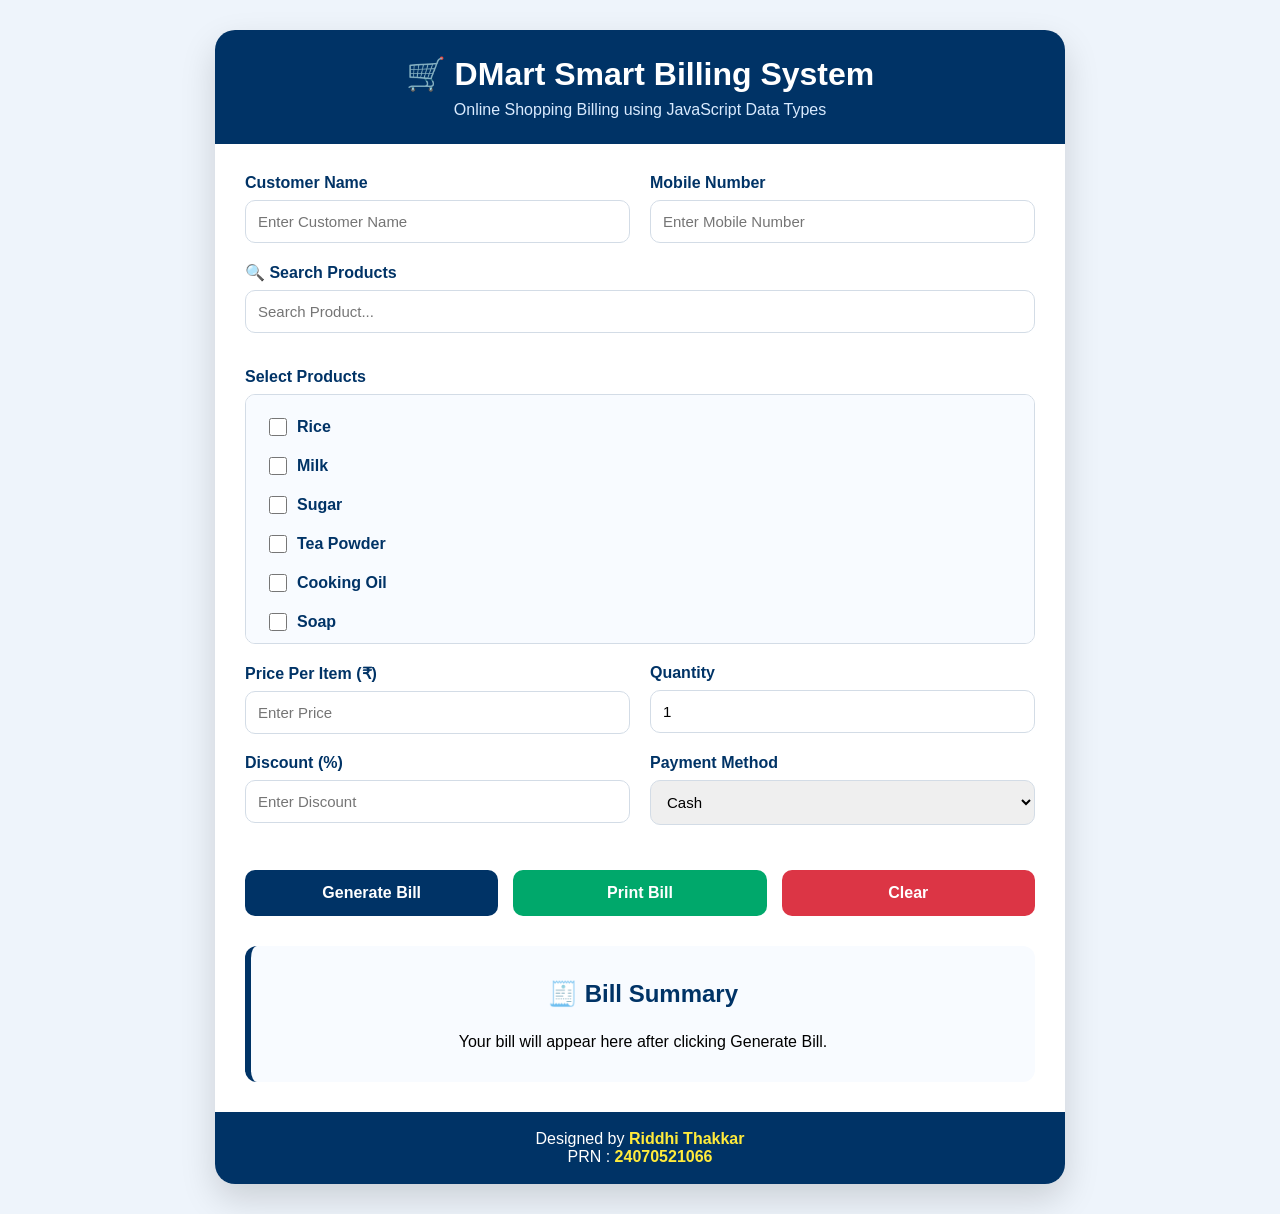
<file: Prac 2/Case Study/index.html>
<!DOCTYPE html>
<html lang="en">
<head>
<meta charset="UTF-8">
<meta name="viewport" content="width=device-width, initial-scale=1.0">
<title>DMart Smart Billing System</title>

<style>

*{
    margin:0;
    padding:0;
    box-sizing:border-box;
    font-family:'Segoe UI',sans-serif;
}

body{
    background:#eef4fb;
    min-height:100vh;
    display:flex;
    justify-content:center;
    align-items:center;
    padding:30px;
}

.container{
    width:850px;
    background:#fff;
    border-radius:20px;
    overflow:hidden;
    box-shadow:0 15px 35px rgba(0,0,0,0.15);
}

.header{
    background:#003366;
    color:white;
    text-align:center;
    padding:25px;
}

.header h1{
    font-size:32px;
    margin-bottom:8px;
}

.header p{
    color:#d9ebff;
}

.form-section{
    padding:30px;
}

.row{
    display:grid;
    grid-template-columns:1fr 1fr;
    gap:20px;
}

.form-group{
    margin-bottom:20px;
}

label{
    display:block;
    margin-bottom:8px;
    color:#003366;
    font-weight:600;
}

input,
select{
    width:100%;
    padding:12px;
    border:1px solid #d3dce6;
    border-radius:10px;
    font-size:15px;
}

input:focus,
select:focus{
    outline:none;
    border-color:#0056b3;
    box-shadow:0 0 8px rgba(0,86,179,0.2);
}

#searchProduct{
    margin-bottom:15px;
}

.product-list{
    height:250px;
    overflow-y:auto;
    border:1px solid #d3dce6;
    border-radius:10px;
    padding:15px;
    background:#f8fbff;
}

.product-list label{
    display:flex;
    align-items:center;
    gap:10px;
    padding:8px;
    border-radius:8px;
    margin-bottom:5px;
    cursor:pointer;
    transition:0.3s;
}

.product-list label:hover{
    background:#e9f2ff;
}

.product-list input[type="checkbox"]{
    width:18px;
    height:18px;
    accent-color:#003366;
}

.buttons{
    display:flex;
    gap:15px;
    margin-top:25px;
}

button{
    flex:1;
    padding:14px;
    border:none;
    border-radius:10px;
    cursor:pointer;
    font-size:16px;
    font-weight:bold;
    transition:.3s;
}

#generateBtn{
    background:#003366;
    color:white;
}

#generateBtn:hover{
    background:#0056b3;
}

#printBtn{
    background:#00a86b;
    color:white;
}

#printBtn:hover{
    background:#008456;
}

#clearBtn{
    background:#dc3545;
    color:white;
}

#clearBtn:hover{
    background:#b81f2d;
}

#output{
    margin-top:30px;
    background:#f8fbff;
    border-left:6px solid #003366;
    border-radius:12px;
    padding:25px;
    line-height:1.9;
}

.footer{
    background:#003366;
    color:white;
    text-align:center;
    padding:18px;
}

.footer strong{
    color:#ffeb3b;
}

@media(max-width:768px){

.row{
    grid-template-columns:1fr;
}

.buttons{
    flex-direction:column;
}

.container{
    width:100%;
}

}

</style>
</head>

<body>

<div class="container">

<div class="header">
    <h1>🛒 DMart Smart Billing System</h1>
    <p>Online Shopping Billing using JavaScript Data Types</p>
</div>

<div class="form-section">

<form id="billForm">

<div class="row">

<div class="form-group">
<label>Customer Name</label>
<input
type="text"
id="name"
placeholder="Enter Customer Name">
</div>

<div class="form-group">
<label>Mobile Number</label>
<input
type="tel"
id="contact"
placeholder="Enter Mobile Number">
</div>

</div>

<div class="form-group">

<label>🔍 Search Products</label>

<input
type="text"
id="searchProduct"
placeholder="Search Product..."
onkeyup="searchProducts()">

</div>

<div class="form-group">

<label>Select Products</label>

<div class="product-list" id="productList">

<label><input type="checkbox" value="Rice"> Rice</label>
<label><input type="checkbox" value="Milk"> Milk</label>
<label><input type="checkbox" value="Sugar"> Sugar</label>
<label><input type="checkbox" value="Tea Powder"> Tea Powder</label>
<label><input type="checkbox" value="Cooking Oil"> Cooking Oil</label>
<label><input type="checkbox" value="Soap"> Soap</label>
<label><input type="checkbox" value="Shampoo"> Shampoo</label>
<label><input type="checkbox" value="Biscuits"> Biscuits</label>
<label><input type="checkbox" value="Chocolate"> Chocolate</label>
<label><input type="checkbox" value="Cold Drink"> Cold Drink</label>
<label><input type="checkbox" value="Coffee"> Coffee</label>
<label><input type="checkbox" value="Bread"> Bread</label>
<label><input type="checkbox" value="Butter"> Butter</label>
<label><input type="checkbox" value="Cheese"> Cheese</label>
<label><input type="checkbox" value="Eggs"> Eggs</label>
<label><input type="checkbox" value="Salt"> Salt</label>
<label><input type="checkbox" value="Maggi"> Maggi</label>
<label><input type="checkbox" value="Toothpaste"> Toothpaste</label>
<label><input type="checkbox" value="Detergent"> Detergent</label>
<label><input type="checkbox" value="Juice"> Juice</label>

</div>

</div>

<div class="row">

<div class="form-group">
<label>Price Per Item (₹)</label>
<input
type="number"
id="price"
placeholder="Enter Price">
</div>

<div class="form-group">
<label>Quantity</label>
<input
type="number"
id="quantity"
value="1"
min="1">
</div>

</div>

<div class="row">

<div class="form-group">
<label>Discount (%)</label>
<input
type="number"
id="discount"
placeholder="Enter Discount">
</div>

<div class="form-group">
<label>Payment Method</label>
<select id="payment">
<option>Cash</option>
<option>UPI</option>
<option>Credit Card</option>
<option>Debit Card</option>
</select>
</div>

</div>

<div class="buttons">

<button
type="button"
id="generateBtn"
onclick="calculateBill()">
Generate Bill
</button>

<button
type="button"
id="printBtn"
onclick="window.print()">
Print Bill
</button>

<button
type="button"
id="clearBtn"
onclick="clearForm()">
Clear
</button>

</div>

</form>

<div id="output">

<h2 style="color:#003366;text-align:center;">
🧾 Bill Summary
</h2>

<p style="text-align:center;margin-top:10px;">
Your bill will appear here after clicking Generate Bill.
</p>

</div>

</div>

<div class="footer">
Designed by <strong>Riddhi Thakkar</strong><br>
PRN : <strong>24070521066</strong>
</div>

</div>

<script src="script1.js"></script>

</body>
</html>
</file>
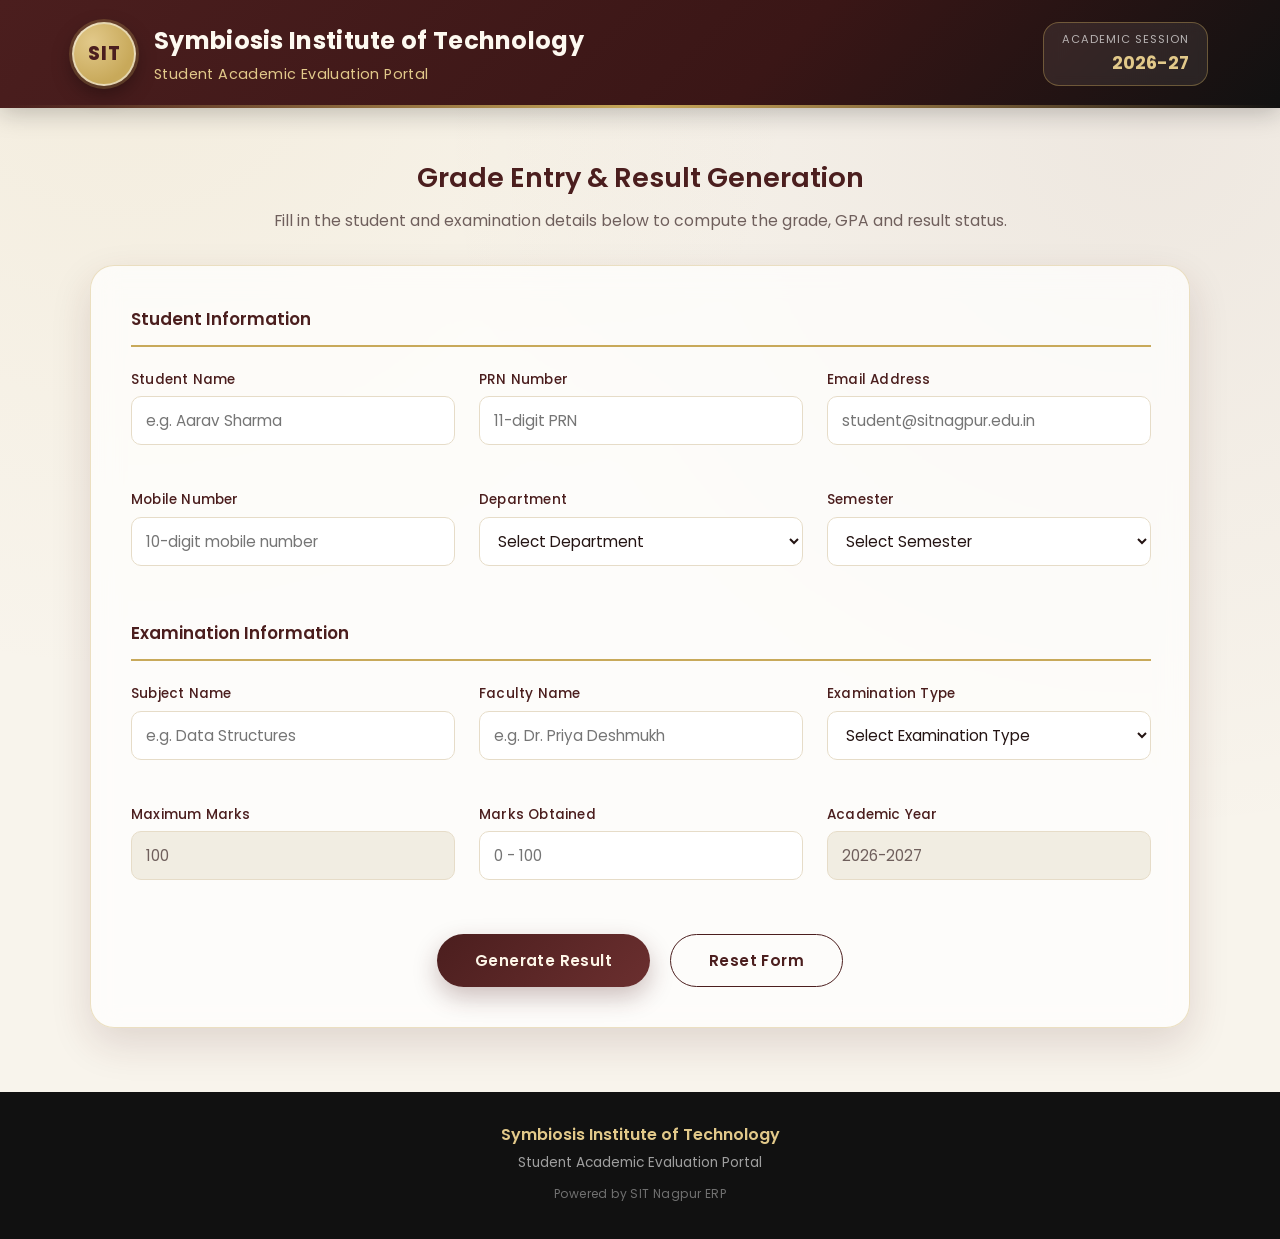
<file: Prac 3/Practical/index.html>
<!DOCTYPE html>
<html lang="en">
<head>
  <meta charset="UTF-8" />
  <meta name="viewport" content="width=device-width, initial-scale=1.0" />
  <title>Symbiosis Institute of Technology | Student Grading System</title>

  <!-- Google Font -->
  <link rel="preconnect" href="https://fonts.googleapis.com" />
  <link rel="preconnect" href="https://fonts.gstatic.com" crossorigin />
  <link href="https://fonts.googleapis.com/css2?family=Poppins:wght@300;400;500;600;700;800&display=swap" rel="stylesheet" />

  <link rel="stylesheet" href="style.css" />
</head>
<body>

  <!-- ============================================================
       HEADER
  ============================================================ -->
  <header class="site-header">
    <div class="header-inner">
      <div class="header-brand">
        <div class="logo-badge" aria-hidden="true">
          <span class="logo-text">SIT</span>
        </div>
        <div class="header-titles">
          <h1 class="header-title">Symbiosis Institute of Technology</h1>
          <p class="header-subtitle">Student Academic Evaluation Portal</p>
        </div>
      </div>
      <div class="session-badge">
        <span class="session-label">Academic Session</span>
        <span class="session-year">2026-27</span>
      </div>
    </div>
  </header>

  <!-- ============================================================
       MAIN CONTENT
  ============================================================ -->
  <main class="main-content">
    <div class="page-wrap">

      <!-- Intro strip -->
      <section class="intro-strip">
        <h2>Grade Entry &amp; Result Generation</h2>
        <p>Fill in the student and examination details below to compute the grade, GPA and result status.</p>
      </section>

      <!-- ============================================================
           FORM CARD
      ============================================================ -->
      <section class="form-card" aria-label="Student Evaluation Form">
        <form id="gradingForm" novalidate>

          <!-- ---------- Student Information ---------- -->
          <fieldset class="form-section">
            <legend>Student Information</legend>
            <div class="form-grid">

              <div class="field-group">
                <label for="studentName">Student Name</label>
                <input type="text" id="studentName" name="studentName" placeholder="e.g. Aarav Sharma" autocomplete="off" />
                <span class="error-msg" id="err-studentName"></span>
              </div>

              <div class="field-group">
                <label for="prnNumber">PRN Number</label>
                <input type="text" id="prnNumber" name="prnNumber" placeholder="11-digit PRN" maxlength="11" autocomplete="off" />
                <span class="error-msg" id="err-prnNumber"></span>
              </div>

              <div class="field-group">
                <label for="emailAddress">Email Address</label>
                <input type="text" id="emailAddress" name="emailAddress" placeholder="student@sitnagpur.edu.in" autocomplete="off" />
                <span class="error-msg" id="err-emailAddress"></span>
              </div>

              <div class="field-group">
                <label for="mobileNumber">Mobile Number</label>
                <input type="text" id="mobileNumber" name="mobileNumber" placeholder="10-digit mobile number" maxlength="10" autocomplete="off" />
                <span class="error-msg" id="err-mobileNumber"></span>
              </div>

              <div class="field-group">
                <label for="department">Department</label>
                <select id="department" name="department">
                  <option value="" disabled selected>Select Department</option>
                  <option value="Computer Engineering">Computer Engineering</option>
                  <option value="Information Technology">Information Technology</option>
                  <option value="Artificial Intelligence">Artificial Intelligence</option>
                  <option value="Electronics Engineering">Electronics Engineering</option>
                  <option value="Mechanical Engineering">Mechanical Engineering</option>
                  <option value="Civil Engineering">Civil Engineering</option>
                </select>
                <span class="error-msg" id="err-department"></span>
              </div>

              <div class="field-group">
                <label for="semester">Semester</label>
                <select id="semester" name="semester">
                  <option value="" disabled selected>Select Semester</option>
                  <option value="Semester I">Semester I</option>
                  <option value="Semester II">Semester II</option>
                  <option value="Semester III">Semester III</option>
                  <option value="Semester IV">Semester IV</option>
                  <option value="Semester V">Semester V</option>
                  <option value="Semester VI">Semester VI</option>
                  <option value="Semester VII">Semester VII</option>
                  <option value="Semester VIII">Semester VIII</option>
                </select>
                <span class="error-msg" id="err-semester"></span>
              </div>

            </div>
          </fieldset>

          <!-- ---------- Examination Information ---------- -->
          <fieldset class="form-section">
            <legend>Examination Information</legend>
            <div class="form-grid">

              <div class="field-group">
                <label for="subjectName">Subject Name</label>
                <input type="text" id="subjectName" name="subjectName" placeholder="e.g. Data Structures" autocomplete="off" />
                <span class="error-msg" id="err-subjectName"></span>
              </div>

              <div class="field-group">
                <label for="facultyName">Faculty Name</label>
                <input type="text" id="facultyName" name="facultyName" placeholder="e.g. Dr. Priya Deshmukh" autocomplete="off" />
                <span class="error-msg" id="err-facultyName"></span>
              </div>

              <div class="field-group">
                <label for="examType">Examination Type</label>
                <select id="examType" name="examType">
                  <option value="" disabled selected>Select Examination Type</option>
                  <option value="Internal Assessment I">Internal Assessment I</option>
                  <option value="Internal Assessment II">Internal Assessment II</option>
                  <option value="Mid Semester Examination">Mid Semester Examination</option>
                  <option value="End Semester Examination">End Semester Examination</option>
                  <option value="Practical Examination">Practical Examination</option>
                </select>
                <span class="error-msg" id="err-examType"></span>
              </div>

              <div class="field-group">
                <label for="maxMarks">Maximum Marks</label>
                <input type="text" id="maxMarks" name="maxMarks" value="100" readonly />
              </div>

              <div class="field-group">
                <label for="marksObtained">Marks Obtained</label>
                <input type="text" id="marksObtained" name="marksObtained" placeholder="0 - 100" autocomplete="off" />
                <span class="error-msg" id="err-marksObtained"></span>
              </div>

              <div class="field-group">
                <label for="academicYear">Academic Year</label>
                <input type="text" id="academicYear" name="academicYear" value="2026-2027" readonly />
              </div>

            </div>
          </fieldset>

          <!-- ---------- Actions ---------- -->
          <div class="form-actions">
            <button type="submit" class="btn btn-primary" id="generateBtn">
              <span>Generate Result</span>
            </button>
            <button type="reset" class="btn btn-secondary" id="resetBtn">
              <span>Reset Form</span>
            </button>
          </div>

        </form>
      </section>

    </div>
  </main>

  <!-- ============================================================
       RESULT MODAL
  ============================================================ -->
  <div class="modal-overlay" id="modalOverlay">
    <div class="result-modal" id="resultModal" role="dialog" aria-modal="true" aria-labelledby="modalHeading">

      <button class="modal-close" id="modalCloseBtn" aria-label="Close result">&times;</button>

      <!-- Printable area starts here -->
      <div id="printArea" class="print-area">

        <div class="modal-header">
          <div class="modal-logo-badge" aria-hidden="true">SIT</div>
          <div>
            <h2 id="modalHeading">Symbiosis Institute of Technology</h2>
            <p>Official Grade Report</p>
          </div>
          <span class="status-badge" id="statusBadge">PASS</span>
        </div>

        <div class="modal-body">

          <div class="result-grid">
            <div class="result-item">
              <span class="result-label">Student Name</span>
              <span class="result-value" id="resStudentName">-</span>
            </div>
            <div class="result-item">
              <span class="result-label">PRN Number</span>
              <span class="result-value" id="resPrn">-</span>
            </div>
            <div class="result-item">
              <span class="result-label">Department</span>
              <span class="result-value" id="resDepartment">-</span>
            </div>
            <div class="result-item">
              <span class="result-label">Semester</span>
              <span class="result-value" id="resSemester">-</span>
            </div>
            <div class="result-item">
              <span class="result-label">Subject</span>
              <span class="result-value" id="resSubject">-</span>
            </div>
            <div class="result-item">
              <span class="result-label">Faculty</span>
              <span class="result-value" id="resFaculty">-</span>
            </div>
            <div class="result-item">
              <span class="result-label">Examination Type</span>
              <span class="result-value" id="resExamType">-</span>
            </div>
            <div class="result-item">
              <span class="result-label">Academic Year</span>
              <span class="result-value" id="resAcademicYear">-</span>
            </div>
            <div class="result-item">
              <span class="result-label">Email</span>
              <span class="result-value" id="resEmail">-</span>
            </div>
            <div class="result-item">
              <span class="result-label">Mobile</span>
              <span class="result-value" id="resMobile">-</span>
            </div>
            <div class="result-item">
              <span class="result-label">Marks Obtained</span>
              <span class="result-value" id="resMarks">-</span>
            </div>
            <div class="result-item">
              <span class="result-label">Percentage</span>
              <span class="result-value" id="resPercentage">-</span>
            </div>
          </div>

          <div class="grade-highlight">
            <div class="grade-block">
              <span class="grade-label">Grade</span>
              <span class="grade-value" id="resGrade">-</span>
            </div>
            <div class="grade-block">
              <span class="grade-label">Grade Point</span>
              <span class="grade-value" id="resGpa">-</span>
            </div>
            <div class="grade-block">
              <span class="grade-label">Status</span>
              <span class="grade-value" id="resStatus">-</span>
            </div>
          </div>

          <div class="remark-strip">
            <span class="result-label">Remark</span>
            <span class="result-value" id="resRemark">-</span>
          </div>

        </div>
      </div>
      <!-- Printable area ends here -->

      <div class="modal-actions">
        <button class="btn btn-primary" id="printBtn">Print Result</button>
        <button class="btn btn-secondary" id="closeBtn">Close</button>
      </div>

    </div>
  </div>

  <!-- ============================================================
       FOOTER
  ============================================================ -->
  <footer class="site-footer">
    <p class="footer-title">Symbiosis Institute of Technology</p>
    <p class="footer-subtitle">Student Academic Evaluation Portal</p>
    <p class="footer-power">Powered by SIT Nagpur ERP</p>
  </footer>

  <script src="script.js"></script>
</body>
</html>
</file>
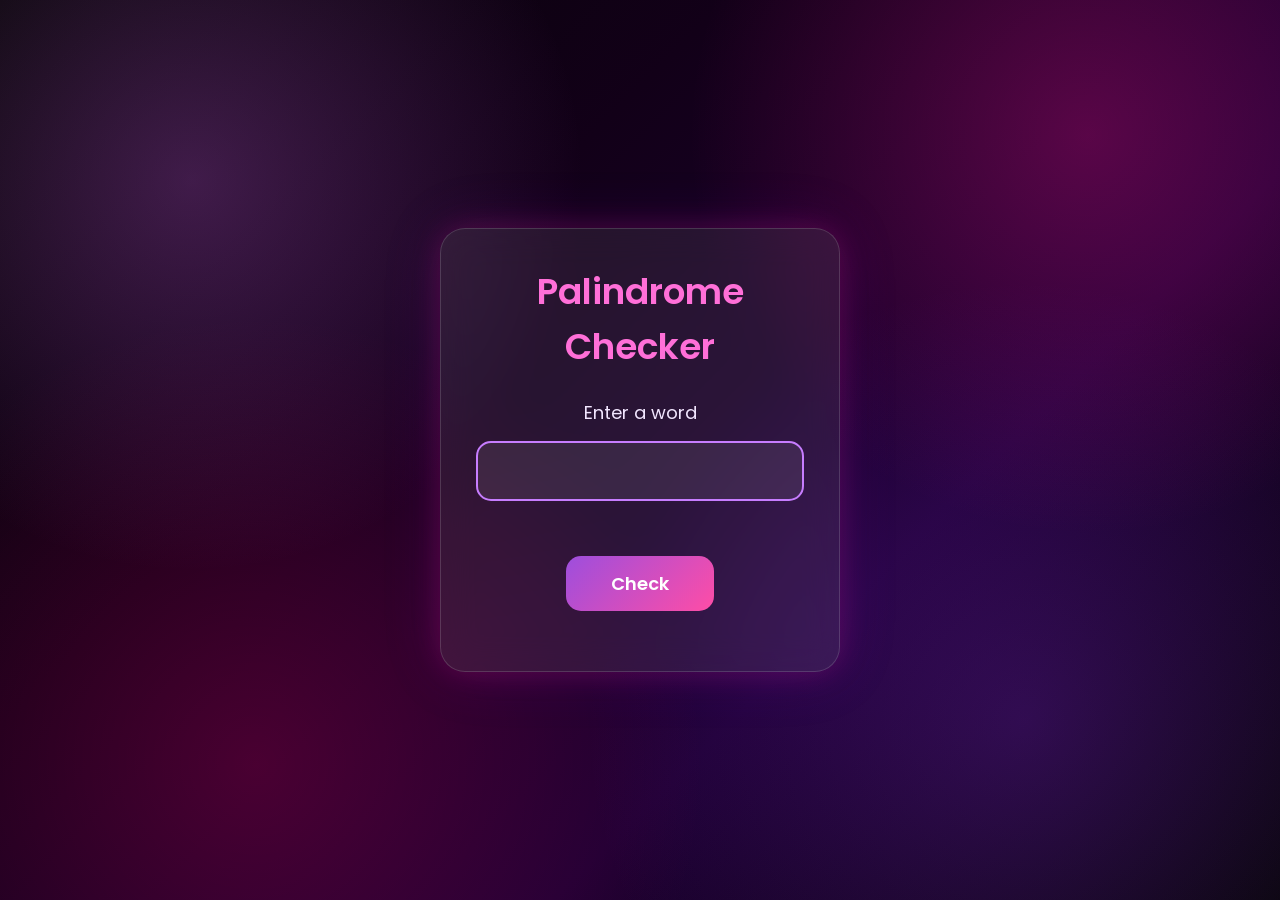
<file: Prac 4/Practical/index.html>
<!DOCTYPE html>
<html>
<head>
    <title>Palindrome Checker</title>
    <link rel="stylesheet" href="style.css">
    <script src="script.js"></script>
</head>

<body>

<div class="container">

    <h2>Palindrome Checker</h2>

    <label>Enter a word</label>

    <input type="text" id="word">

    <br><br>

    <button onclick="checkPalindrome()">Check</button>

    <p id="result"></p>

</div>

</body>
</html>
</file>
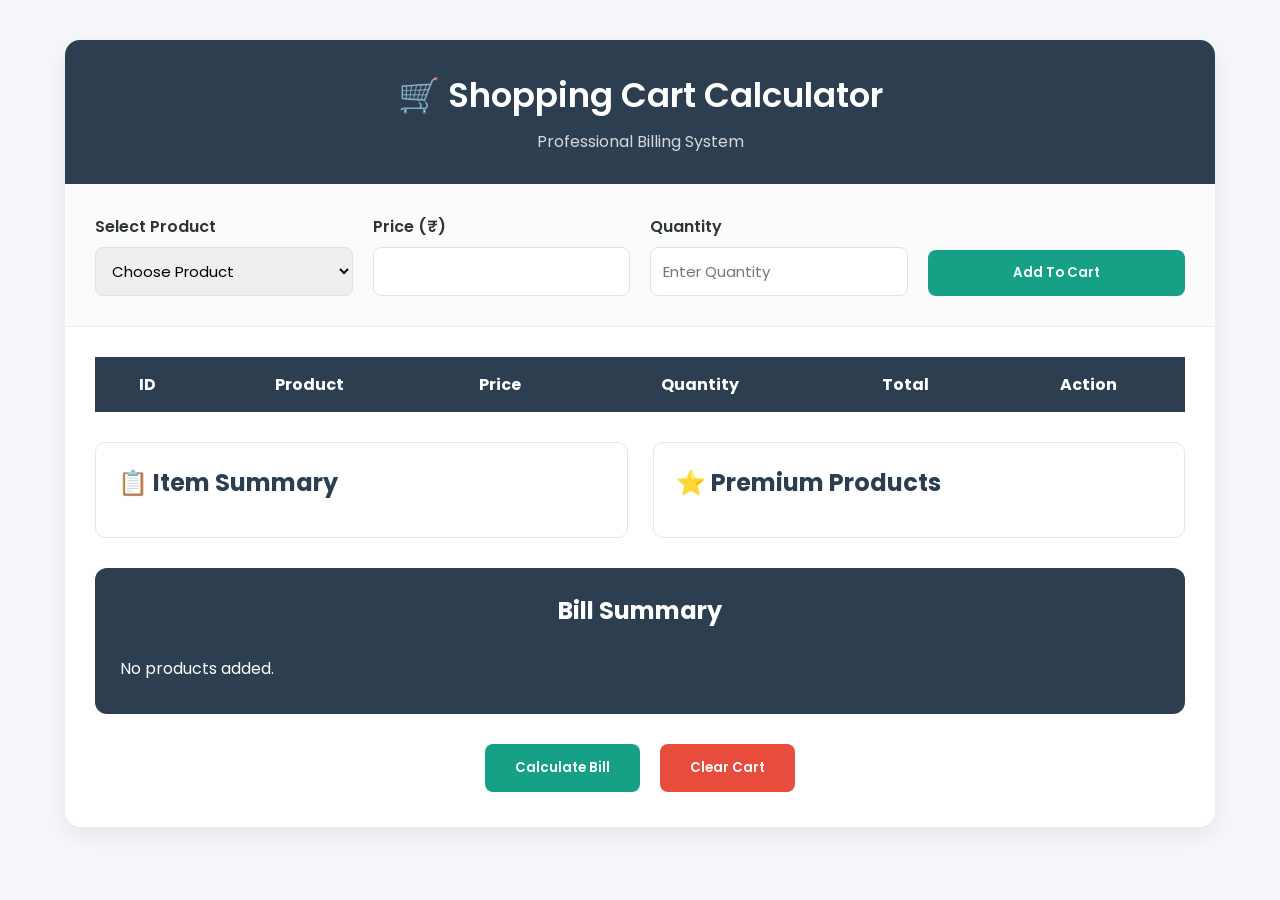
<file: Prac 5/Practical/index.html>
<!DOCTYPE html>
<html lang="en">

<head>

    <meta charset="UTF-8">
    <meta name="viewport" content="width=device-width, initial-scale=1.0">

    <title>Shopping Cart Calculator</title>

    <link rel="stylesheet" href="style.css">

    <link href="https://fonts.googleapis.com/css2?family=Poppins:wght@300;400;500;600;700&display=swap"
        rel="stylesheet">

</head>

<body>

    <div class="container">

        <div class="header">

            <h1>🛒 Shopping Cart Calculator</h1>

            <p>Professional Billing System</p>

        </div>

        <!-- Product Selection -->

        <div class="form-box">

            <div class="input-group">

                <label>Select Product</label>

                <select id="product" onchange="updatePrice()">

                    <option value="">Choose Product</option>

                    <option value="Laptop" data-price="55000">Laptop</option>

                    <option value="Smartphone" data-price="28000">Smartphone</option>

                    <option value="Smart TV" data-price="35000">Smart TV</option>

                    <option value="Monitor" data-price="18000">Monitor</option>

                    <option value="Printer" data-price="14000">Printer</option>

                    <option value="Keyboard" data-price="1800">Keyboard</option>

                    <option value="Mouse" data-price="850">Mouse</option>

                    <option value="Headphones" data-price="2500">Headphones</option>

                    <option value="SSD 1TB" data-price="6500">SSD 1TB</option>

                    <option value="Pendrive 64GB" data-price="700">Pendrive 64GB</option>

                    <option value="Webcam" data-price="3200">Webcam</option>

                    <option value="Gaming Chair" data-price="12000">Gaming Chair</option>

                </select>

            </div>

            <div class="input-group">

                <label>Price (₹)</label>

                <input type="number" id="price" readonly>

            </div>

            <div class="input-group">

                <label>Quantity</label>

                <input type="number" id="quantity" min="1" placeholder="Enter Quantity">
            </div>

            <div class="input-group">

                <label>&nbsp;</label>

                <button onclick="addProduct()">Add To Cart</button>

            </div>

        </div>

        <!-- Cart Table -->

        <div class="table-box">

            <table>

                <thead>

                    <tr>

                        <th>ID</th>

                        <th>Product</th>

                        <th>Price</th>

                        <th>Quantity</th>

                        <th>Total</th>

                        <th>Action</th>

                    </tr>

                </thead>

                <tbody id="cartTable">

                </tbody>

            </table>

        </div>

        <!-- Bottom Cards -->

        <div class="cards">

            <div class="card">

                <h2>📋 Item Summary</h2>

                <ul id="summary">

                </ul>

            </div>

            <div class="card">

                <h2>⭐ Premium Products</h2>

                <ul id="expensive">

                </ul>

            </div>

        </div>

        <!-- Bill Summary -->

        <div class="bill">

            <h2>Bill Summary</h2>

            <div id="result">

                <p>No products added.</p>

            </div>

        </div>

        <!-- Buttons -->

        <div class="bottom-buttons">

            <button class="calculate-btn" onclick="calculateBill()">

                Calculate Bill

            </button>

            <button class="clear-btn" onclick="clearCart()">

                Clear Cart

            </button>

        </div>

    </div>

    <script src="script.js"></script>

</body>

</html>
</file>
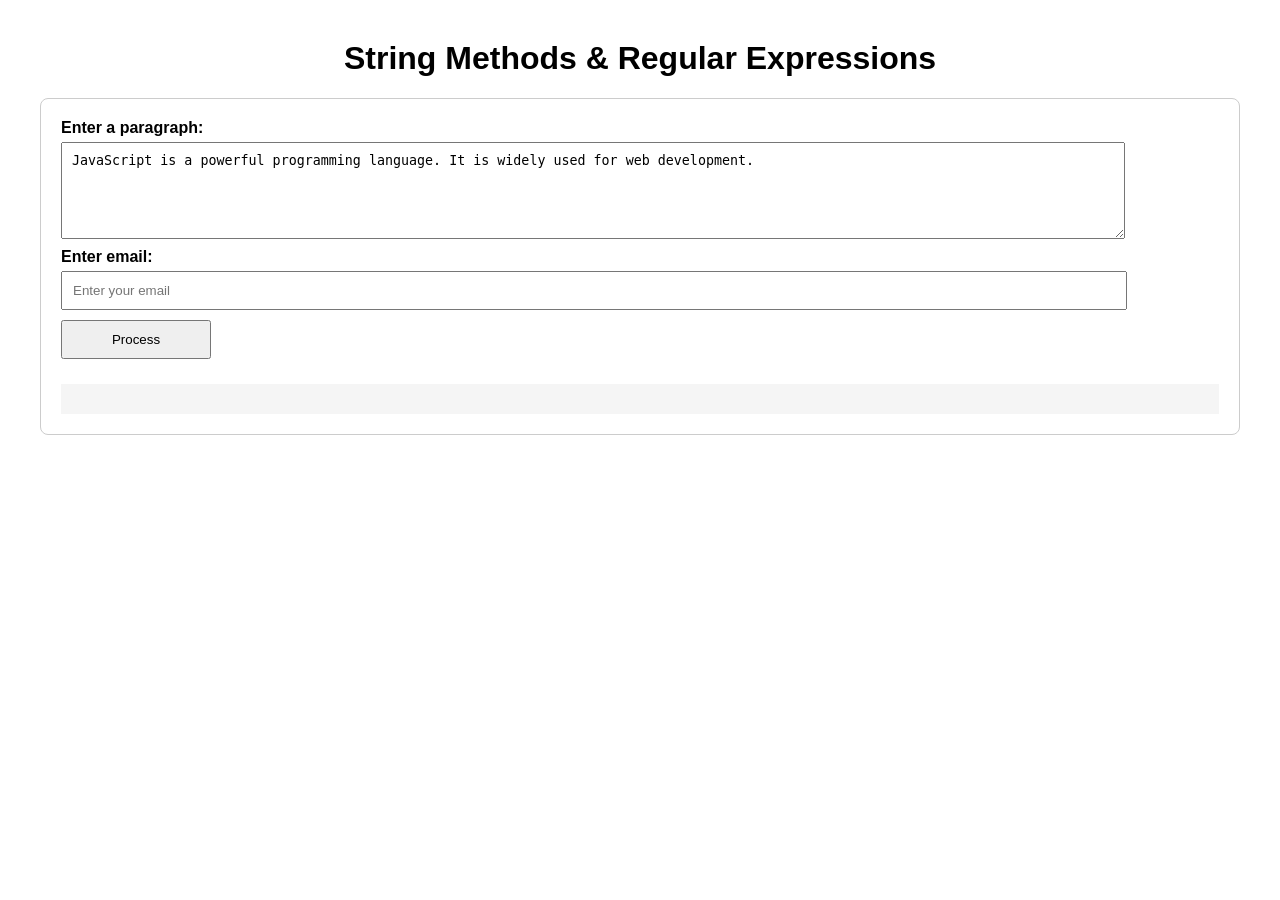
<file: Prac 6/Practical/index.html>
<!DOCTYPE html>
<html>

<head>
    <title>String Methods and Regular Expressions</title>

    <style>
        body {
            font-family: Arial, Helvetica, sans-serif;
            margin: 40px;
        }

        h1 {
            text-align: center;
        }

        .box {
            border: 1px solid #ccc;
            padding: 20px;
            margin-top: 20px;
            border-radius: 8px;
        }

        input,
        textarea,
        button {
            padding: 10px;
            margin: 5px 0;
            width: 90%;
        }

        button {
            width: 150px;
            cursor: pointer;
        }

        #output {
            margin-top: 20px;
            padding: 15px;
            background-color: #f5f5f5;
        }
    </style>
</head>

<body>

    <h1>String Methods & Regular Expressions</h1>

    <div class="box">

        <label><b>Enter a paragraph:</b></label><br>

        <textarea id="paragraph"
            rows="5">JavaScript is a powerful programming language. It is widely used for web development.</textarea>

        <br>

        <label><b>Enter email:</b></label><br>

        <input type="text" id="email" placeholder="Enter your email">

        <br>

        <button onclick="ProcessString()">Process</button>

        <div id="output"></div>

    </div>

    <script>

        function ProcessString() {

            let paragraph = document.getElementById("paragraph").value;
            let email = document.getElementById("email").value;

            // split() - Split paragraph into words
            let words = paragraph.split(/\s+/);

            // match() - Find all vowels
            let vowels = paragraph.match(/[aeiou]/gi);
            let vowelCount = vowels ? vowels.length : 0;

            // replace() - Replace a word
            let replacedParagraph = paragraph.replace(
                /JavaScript/gi,
                "Javascript Programming"
            );

            // indexOf() - Search a word
            let searchWord = "powerful";
            let position = paragraph.indexOf(searchWord);

            // Email validation using Regex
            let emailRegex = /^[a-zA-Z0-9._%+-]+@[a-zA-Z0-9.-]+\.[a-zA-Z]{2,}$/;

            let emailResult;

            if (emailRegex.test(email)) {
                emailResult = "Valid";
            } else {
                emailResult = "Invalid";
            }

            // Regex - Extract email from text
            let emailText = "For queries contact student@gmail.com";

            let extractedEmails = emailText.match(
                /[a-zA-Z0-9._%+-]+@[a-zA-Z0-9.-]+\.[a-zA-Z]{2,}/g
            );

            // reverse() - Reverse paragraph
            let reversedParagraph = paragraph.split("").reverse().join("");

            // Display output
            document.getElementById("output").innerHTML = `

                <h3>1. Original Paragraph</h3>
                <p>${paragraph}</p>

                <h3>2. split() - Words</h3>
                <p>${words.join(", ")}</p>

                <h3>3. match() - Vowels</h3>
                <p>${vowels ? vowels.join(", ") : "No vowels found"}</p>

                <h3>4. Vowel Count</h3>
                <p>Total number of vowels: <b>${vowelCount}</b></p>

                <h3>5. replace() - Replaced Text</h3>
                <p>${replacedParagraph}</p>

                <h3>6. indexOf() - Search Word</h3>
                <p>
                    Position of "<b>${searchWord}</b>":
                    <b>${position}</b>
                </p>

                <h3>7. Email Validation Using Regex</h3>
                <p>
                    Email: <b>${email}</b><br>
                    Result: <b>${emailResult}</b>
                </p>

                <h3>8. Regex - Extracted Information</h3>
                <p>
                    ${extractedEmails
                    ? extractedEmails.join(", ")
                    : "No email found"
                }
                </p>

                <h3>9. reverse() - Reversed Paragraph</h3>
                <p>${reversedParagraph}</p>

            `;
        }

    </script>

</body>

</html>
</file>
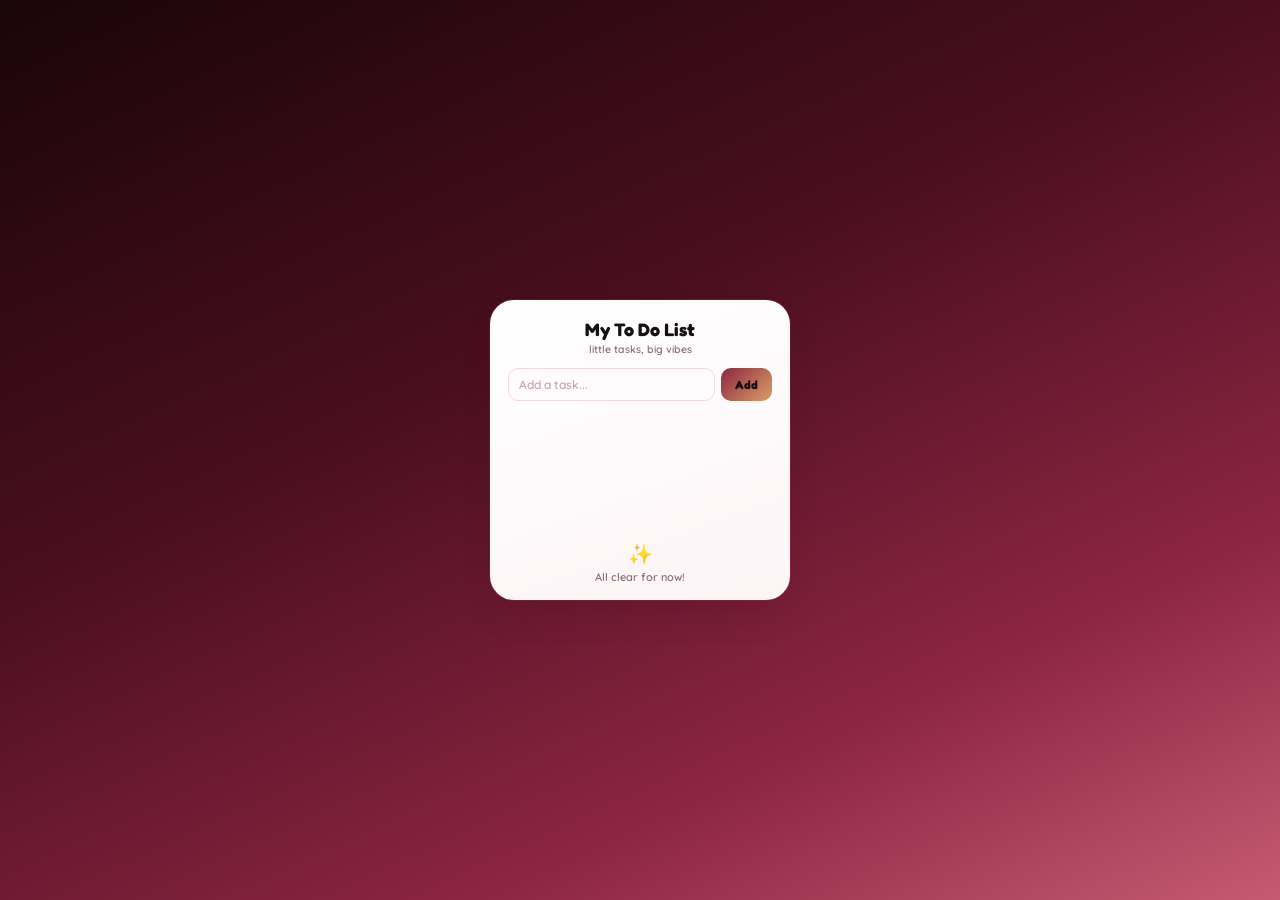
<file: Prac 7/Practical/index.html>
<!DOCTYPE html>
<html lang="en">

<head>
    <meta charset="UTF-8">
    <meta name="viewport" content="width=device-width, initial-scale=1">
    <title>My To Do List</title>
    <link rel="preconnect" href="https://fonts.googleapis.com">
    <link href="https://fonts.googleapis.com/css2?family=Fredoka:wght@500;600;700&family=Quicksand:wght@500;600;700&display=swap" rel="stylesheet">
    <style>
        :root {
            --wine-deep: #4a0e1f;
            --wine: #8c2542;
            --wine-light: #c65a72;
            --rose-gold: #d9a066;
            --text: #1c1214;
            --text-soft: #8c6f76;
            --card: #ffffff;
        }

        * {
            box-sizing: border-box;
        }

        body {
            margin: 0;
            min-height: 100vh;
            font-family: 'Quicksand', sans-serif;
            color: var(--text);
            background: linear-gradient(155deg, #1a0509 0%, var(--wine-deep) 40%, var(--wine) 75%, var(--wine-light) 100%);
            display: flex;
            justify-content: center;
            align-items: center;
            padding: 24px;
        }

        .container {
            width: 300px;
            height: 300px;
            background: linear-gradient(160deg, #ffffff 0%, #fdf4f6 100%);
            border-radius: 24px;
            padding: 18px 18px 14px;
            box-shadow:
                0 0 0 1px rgba(198, 90, 114, 0.15),
                0 18px 36px -14px rgba(74, 14, 31, 0.35);
            display: flex;
            flex-direction: column;
        }

        h1 {
            font-family: 'Fredoka', sans-serif;
            font-weight: 700;
            font-size: 18px;
            margin: 0 0 2px;
            text-align: center;
            color: #141014;
        }

        .sub {
            text-align: center;
            font-size: 10.5px;
            color: var(--text-soft);
            font-weight: 600;
            margin: 0 0 12px;
        }

        .add-row {
            display: flex;
            gap: 6px;
            flex-shrink: 0;
        }

        #taskInput {
            flex: 1;
            padding: 8px 10px;
            border-radius: 10px;
            border: 1.5px solid #f0d9df;
            font-family: inherit;
            font-size: 12px;
            font-weight: 600;
            color: var(--text);
            background: #fffbfc;
            outline: none;
            min-width: 0;
            transition: border-color 0.15s ease;
        }

        #taskInput::placeholder {
            color: #c7a7ae;
        }

        #taskInput:focus {
            border-color: var(--wine-light);
        }

        #addBtn {
            border: none;
            border-radius: 10px;
            padding: 0 14px;
            background: linear-gradient(135deg, var(--wine), var(--rose-gold));
            color: #1a0f10;
            font-family: 'Fredoka', sans-serif;
            font-weight: 700;
            font-size: 12px;
            cursor: pointer;
            transition: transform 0.1s ease, opacity 0.15s ease;
        }

        #addBtn:hover {
            opacity: 0.9;
        }

        #addBtn:active {
            transform: scale(0.94);
        }

        #taskList {
            list-style: none;
            margin: 12px 0 0;
            padding: 0 2px 0 0;
            flex: 1;
            overflow-y: auto;
        }

        #taskList::-webkit-scrollbar {
            width: 5px;
        }

        #taskList::-webkit-scrollbar-thumb {
            background: var(--wine);
            border-radius: 10px;
        }

        li {
            display: flex;
            align-items: center;
            gap: 6px;
            background: #fdeef3;
            border: 1px solid #f5dbe3;
            border-radius: 12px;
            padding: 7px 6px 7px 10px;
            margin-bottom: 6px;
            animation: pop 0.18s ease;
        }

        @keyframes pop {
            from {
                transform: scale(0.92);
                opacity: 0;
            }

            to {
                transform: scale(1);
                opacity: 1;
            }
        }

        li span {
            flex: 1;
            text-align: left;
            font-size: 11.5px;
            font-weight: 600;
            word-break: break-word;
            color: var(--text);
        }

        li button {
            border: none;
            width: 20px;
            height: 20px;
            border-radius: 6px;
            font-size: 10px;
            cursor: pointer;
            flex-shrink: 0;
            transition: transform 0.1s ease;
        }

        li button:active {
            transform: scale(0.88);
        }

        .edit {
            background: var(--rose-gold);
            color: #1a0f10;
        }

        .delete {
            background: var(--wine);
            color: #ffffff;
        }

        .empty {
            text-align: center;
            font-size: 11px;
            color: var(--text-soft);
            font-weight: 600;
            padding: 14px 4px 2px;
        }

        .empty span {
            font-size: 20px;
            display: block;
            margin-bottom: 4px;
        }
    </style>
</head>

<body>
    <div class="container">
        <h1>My To Do List</h1>
        <p class="sub">little tasks, big vibes</p>

        <div class="add-row">
            <input type="text" id="taskInput" placeholder="Add a task...">
            <button id="addBtn">Add</button>
        </div>

        <ul id="taskList"></ul>
        <div class="empty" id="emptyState">
            <span>✨</span>
            All clear for now!
        </div>
    </div>

    <script>
        let input = document.getElementById("taskInput");
        let addBtn = document.getElementById("addBtn");
        let taskList = document.getElementById("taskList");
        let emptyState = document.getElementById("emptyState");

        function updateEmptyState() {
            let items = taskList.querySelectorAll("li");
            emptyState.style.display = items.length === 0 ? "block" : "none";
        }

        addBtn.addEventListener("click", function () {
            let task = input.value.trim();
            if (task === "") {
                alert("Enter a task");
                return;
            }

            let li = document.createElement("li");
            let span = document.createElement("span");
            let editBtn = document.createElement("button");
            let deleteBtn = document.createElement("button");

            span.innerText = task;
            editBtn.innerText = "✎";
            editBtn.className = "edit";
            deleteBtn.innerText = "✕";
            deleteBtn.className = "delete";

            editBtn.addEventListener("click", function () {
                let newTask = prompt("Edit task:", span.innerText);
                if (newTask != null && newTask.trim() != "") {
                    span.innerText = newTask.trim();
                }
            });

            deleteBtn.addEventListener("click", function () {
                li.remove();
                updateEmptyState();
            });

            li.appendChild(span);
            li.appendChild(editBtn);
            li.appendChild(deleteBtn);

            // Add li to ul
            taskList.appendChild(li);
            updateEmptyState();

            // Clear input
            input.value = "";
            input.focus();
        });

        input.addEventListener("keydown", function (e) {
            if (e.key === "Enter") {
                addBtn.click();
            }
        });

        updateEmptyState();
    </script>
</body>

</html>
</file>
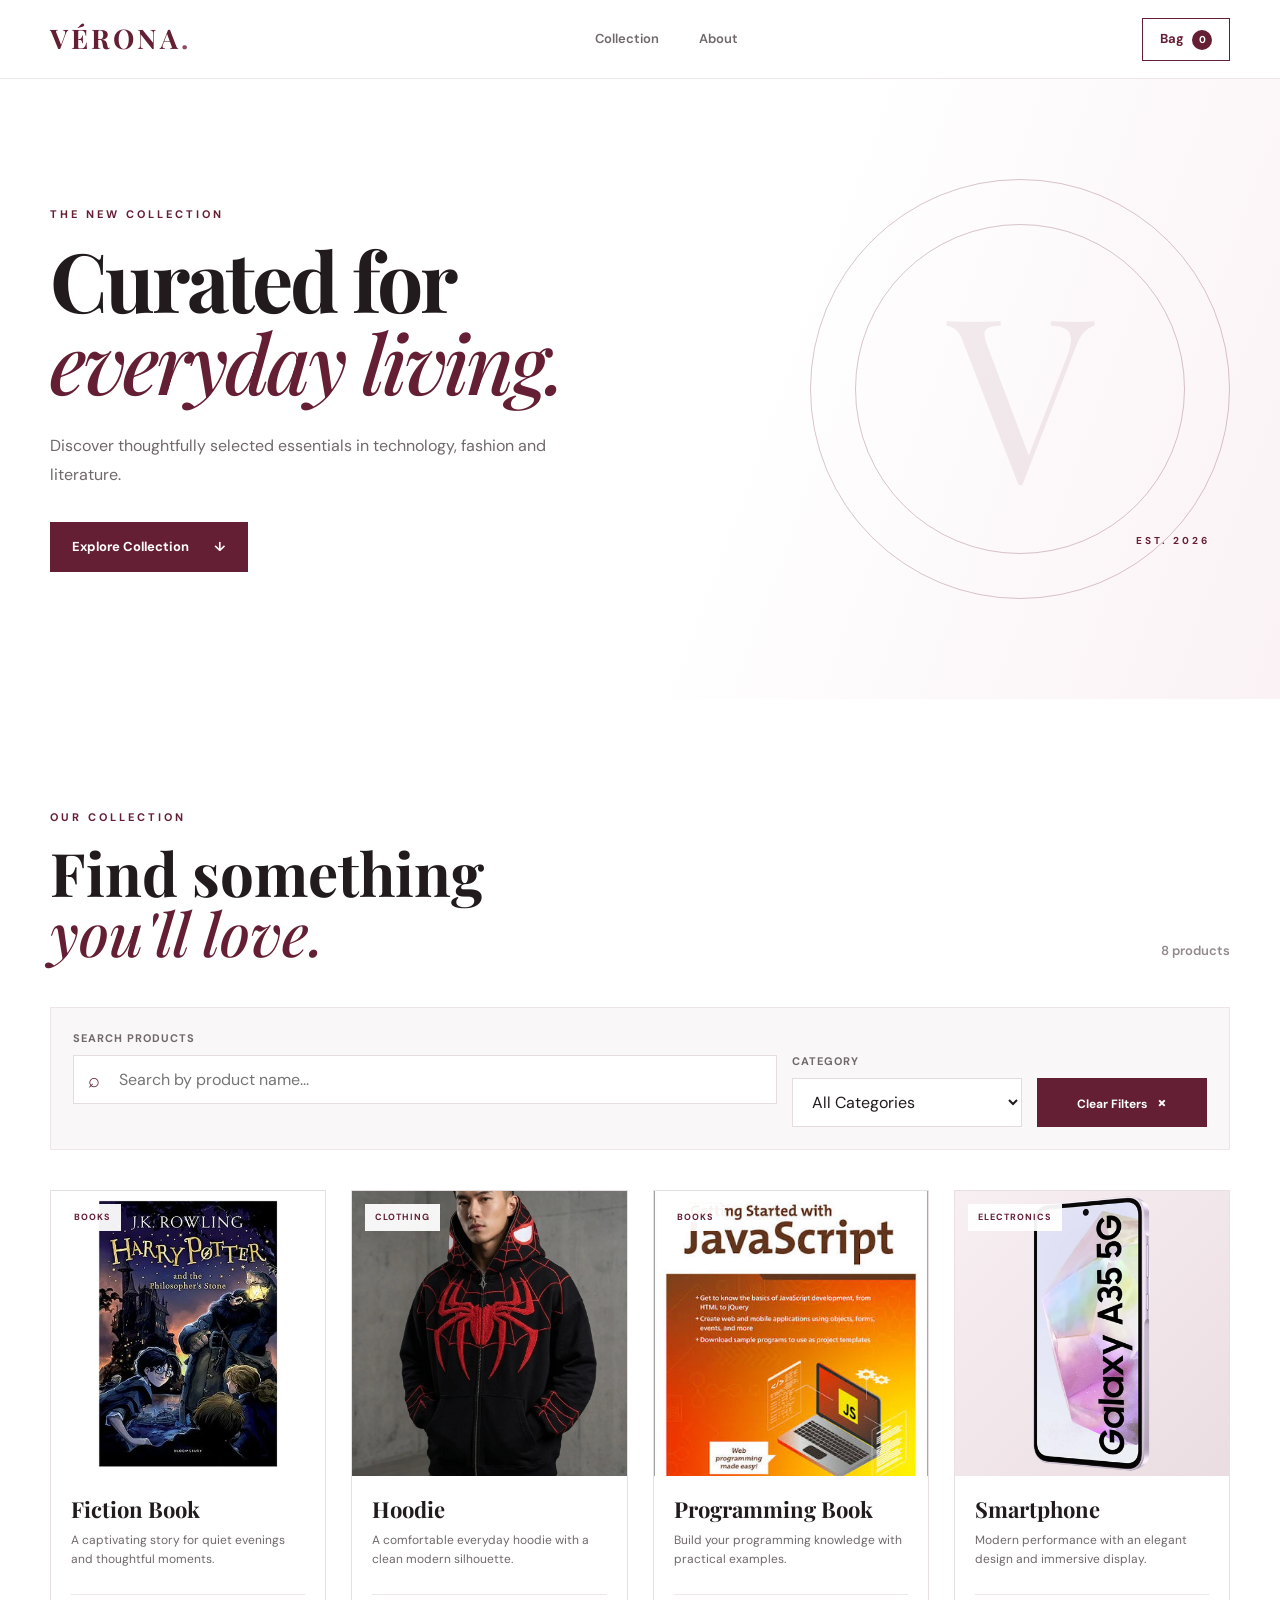
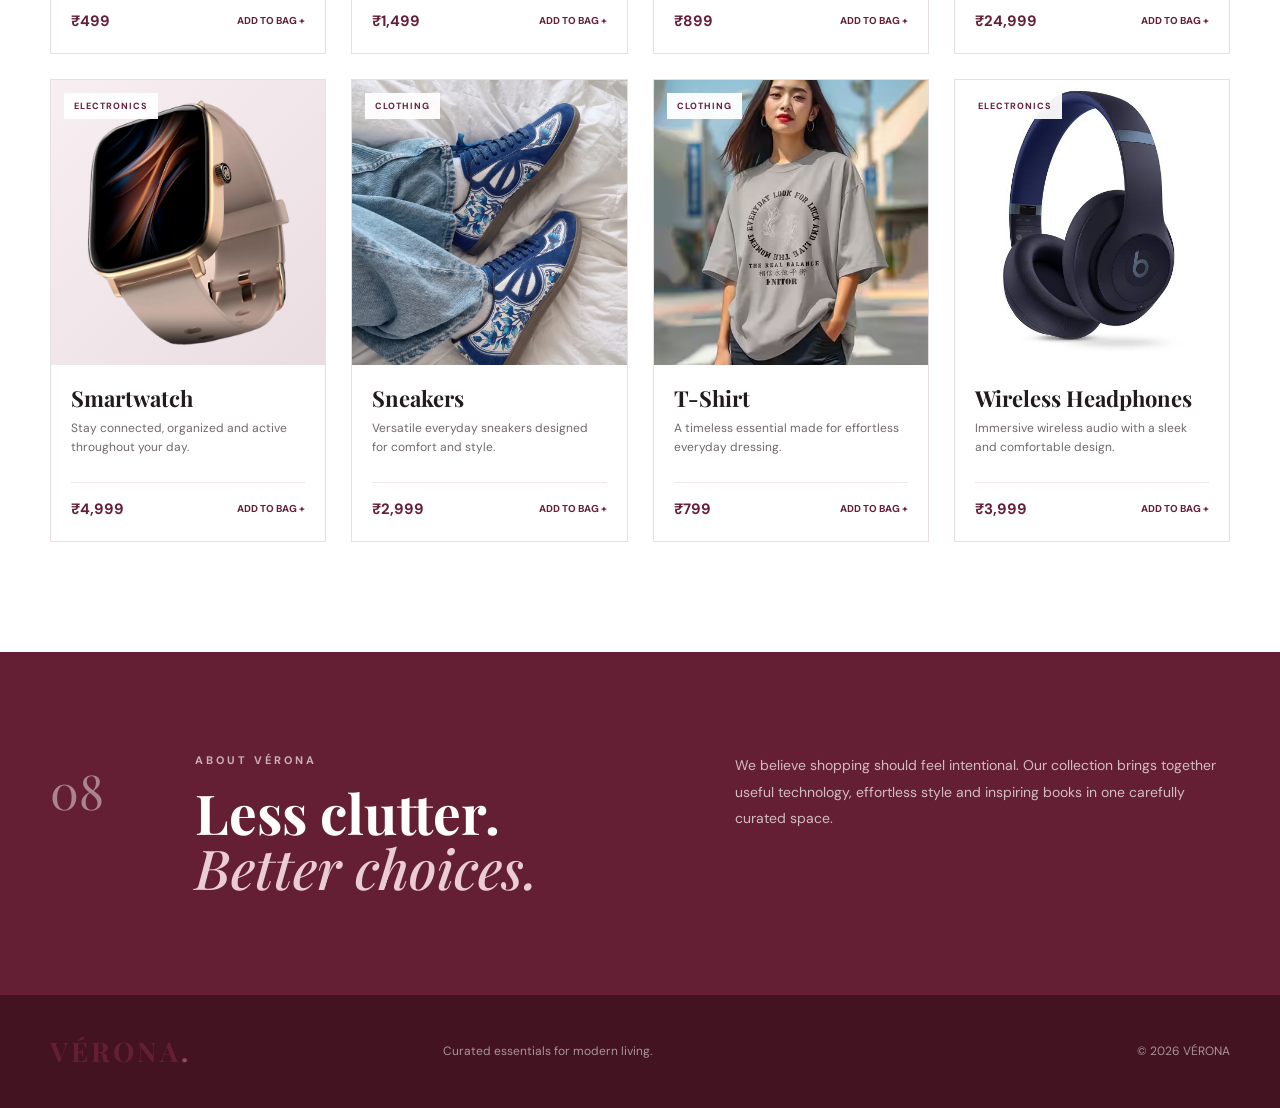
<file: Prac 8/Practical/Practice Case Study/index.html>
<!DOCTYPE html>
<html lang="en">

<head>
    <meta charset="UTF-8">
    <meta name="viewport" content="width=device-width, initial-scale=1.0">

    <meta name="description"
        content="VÉRONA — a refined ecommerce collection of electronics, clothing and books.">

    <title>VÉRONA | Premium Store</title>

    <link rel="preconnect" href="https://fonts.googleapis.com">
    <link rel="preconnect" href="https://fonts.gstatic.com" crossorigin>

    <link href="https://fonts.googleapis.com/css2?family=DM+Sans:wght@400;500;600;700&family=Playfair+Display:ital,wght@0,500;0,600;0,700;1,500;1,600&display=swap"
        rel="stylesheet">

    <link rel="stylesheet" href="style.css">
</head>

<body>

    <!-- HEADER -->
    <header class="header">

        <div class="container nav">

            <a href="#" class="logo">
                VÉRONA<span>.</span>
            </a>

            <nav class="navigation">
                <a href="#products">Collection</a>
                <a href="#about">About</a>
            </nav>

            <button class="cart-button" type="button">
                Bag <span id="cartCount">0</span>
            </button>

        </div>

    </header>


    <!-- HERO -->
    <main>

        <section class="hero">

            <div class="container hero-grid">

                <div class="hero-content">

                    <p class="eyebrow">
                        THE NEW COLLECTION
                    </p>

                    <h1>
                        Curated for
                        <em>everyday living.</em>
                    </h1>

                    <p class="hero-description">
                        Discover thoughtfully selected essentials
                        in technology, fashion and literature.
                    </p>

                    <a href="#products" class="hero-button">
                        Explore Collection
                        <span>↓</span>
                    </a>

                </div>

                <div class="hero-decoration">

                    <div class="big-v">V</div>

                    <div class="circle circle-one"></div>
                    <div class="circle circle-two"></div>

                    <span>EST. 2026</span>

                </div>

            </div>

        </section>


        <!-- PRODUCTS -->
        <section class="products-section" id="products">

            <div class="container">

                <div class="section-heading">

                    <div>

                        <p class="eyebrow">
                            OUR COLLECTION
                        </p>

                        <h2>
                            Find something
                            <em>you'll love.</em>
                        </h2>

                    </div>

                    <p class="product-count">
                        <span id="productCount">8</span> products
                    </p>

                </div>


                <!-- FILTER FORM -->
                <form id="filterForm" class="filters" novalidate>

                    <div class="search-wrapper">

                        <label for="searchInput">
                            Search Products
                        </label>

                        <div class="search-box">

                            <span class="search-icon">⌕</span>

                            <input
                                type="text"
                                id="searchInput"
                                placeholder="Search by product name..."
                                autocomplete="off"
                            >

                        </div>

                        <p id="searchError" class="error-message"></p>

                    </div>


                    <div class="category-wrapper">

                        <label for="categoryFilter">
                            Category
                        </label>

                        <select id="categoryFilter">

                            <option value="all">
                                All Categories
                            </option>

                            <option value="electronics">
                                Electronics
                            </option>

                            <option value="clothing">
                                Clothing
                            </option>

                            <option value="books">
                                Books
                            </option>

                            <option value="accessories">
                                Accessories
                            </option>

                        </select>

                    </div>


                    <button
                        type="button"
                        id="clearButton"
                        class="clear-button">

                        Clear Filters
                        <span>×</span>

                    </button>

                </form>


                <!-- PRODUCT GRID -->
                <div
                    id="productGrid"
                    class="product-grid">
                </div>


                <!-- NO RESULTS -->
                <div
                    id="noResults"
                    class="no-results"
                    hidden>

                    <div class="no-results-icon">
                        ∅
                    </div>

                    <h3>
                        No products found
                    </h3>

                    <p>
                        Try another product name or select
                        a different category.
                    </p>

                    <button
                        type="button"
                        id="resetResultsButton">

                        View All Products

                    </button>

                </div>

            </div>

        </section>


        <!-- ABOUT -->
        <section class="about-section" id="about">

            <div class="container about-grid">

                <div class="about-number">
                    08
                </div>

                <div>

                    <p class="eyebrow">
                        ABOUT VÉRONA
                    </p>

                    <h2>
                        Less clutter.
                        <em>Better choices.</em>
                    </h2>

                </div>

                <p class="about-text">
                    We believe shopping should feel intentional.
                    Our collection brings together useful technology,
                    effortless style and inspiring books in one
                    carefully curated space.
                </p>

            </div>

        </section>

    </main>


    <!-- FOOTER -->
    <footer class="footer">

        <div class="container footer-content">

            <a href="#" class="logo">
                VÉRONA<span>.</span>
            </a>

            <p>
                Curated essentials for modern living.
            </p>

            <p>
                © 2026 VÉRONA
            </p>

        </div>

    </footer>


    <script src="script.js"></script>

</body>

</html>
</file>
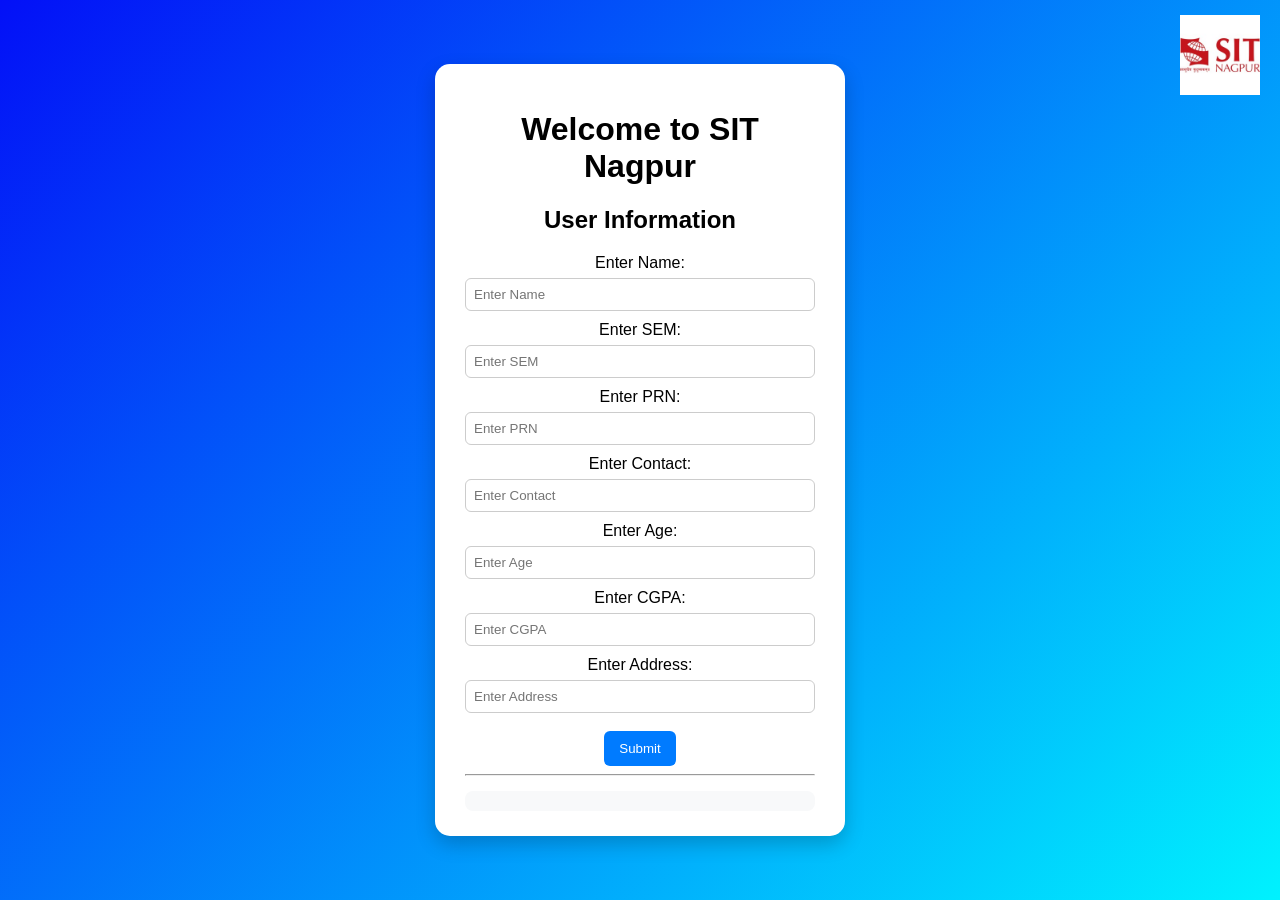
<file: Prac 1/Case Study/Webpage.html>
<!DOCTYPE html>
<html>
<head>
    <title>Riddhi's Webpage</title>
    <style>
        body {
            margin: 0;
            font-family: Arial, sans-serif;
            background: linear-gradient(135deg, #0310f7, #00f2fe);
            display: flex;
            justify-content: center;
            align-items: center;
            min-height: 100vh;
            position: relative;
        }

        .logo {
            position: absolute;
            top: 15px;
            right: 20px;
            width: 80px;
            height: auto;
        }

        .card {
            background: white;
            padding: 25px 30px;
            border-radius: 15px;
            box-shadow: 0 8px 20px rgba(0,0,0,0.2);
            width: 350px;
            text-align: center;
        }

        input {
            width: 100%;
            padding: 8px;
            margin: 6px 0 10px;
            border: 1px solid #ccc;
            border-radius: 6px;
            box-sizing: border-box;
        }

        button {
            background: #007bff;
            color: white;
            border: none;
            padding: 10px 15px;
            border-radius: 6px;
            cursor: pointer;
            margin-top: 8px;
        }

        button:hover {
            background: #0056b3;
        }

        #output {
            margin-top: 15px;
            padding: 10px;
            background: #f8f9fa;
            border-radius: 8px;
            text-align: left;
        }
    </style>

<!-- Internal Javascript -->
    <script>
        function showWelcome() {
            const name = document.getElementById("name").value;
            const SEM = document.getElementById("SEM").value;
            const PRN = document.getElementById("PRN").value;
            const Contact = document.getElementById("Contact").value;
            const Age = document.getElementById("Age").value;
            const CGPA = document.getElementById("CGPA").value;
            const Address = document.getElementById("Address").value;

            document.getElementById("output").innerHTML =
                "<h2>Welcome, " + name + "!</h2>" +
                "<p><b>SEM:</b> " + SEM + "</p>" +
                "<p><b>PRN:</b> " + PRN + "</p>" +
                "<p><b>Contact:</b> " + Contact + "</p>" +
                "<p><b>Age:</b> " + Age + "</p>" +
                "<p><b>CGPA:</b> " + CGPA + "</p>" +
                "<p><b>Address:</b> " + Address + "</p>";

            console.log("User Name: " + name);
            console.info("User SEM: " + SEM);
            console.info("User Age: " + Age);
        }
    </script>
</head>

<body>
<img src="logo.jpg" alt="Logo" class="logo">
<div class="card">
<h1>Welcome to SIT Nagpur</h1>
<h2>User Information</h2>

<label>Enter Name:</label><br>
<input type="text" id="name" placeholder="Enter Name"><br>

<label>Enter SEM:</label><br>
<input type="number" id="SEM" placeholder="Enter SEM"><br>

<label>Enter PRN:</label><br>
<input type="text" id="PRN" placeholder="Enter PRN"><br>

<label>Enter Contact:</label><br>
<input type="number" id="Contact" placeholder="Enter Contact"><br>

<label>Enter Age:</label><br>
<input type="number" id="Age" placeholder="Enter Age"><br>

<label>Enter CGPA:</label><br>
<input type="text" id="CGPA" placeholder="Enter CGPA"><br>

<label>Enter Address:</label><br>
<input type="text" id="Address" placeholder="Enter Address"><br>

<!-- Inline Javascript -->
<button onclick="showWelcome(); greet();">
    Submit
</button>

<hr>

<div id="output"></div>
</div>

<script src="function.js"></script>

</body>
</html>
</file>
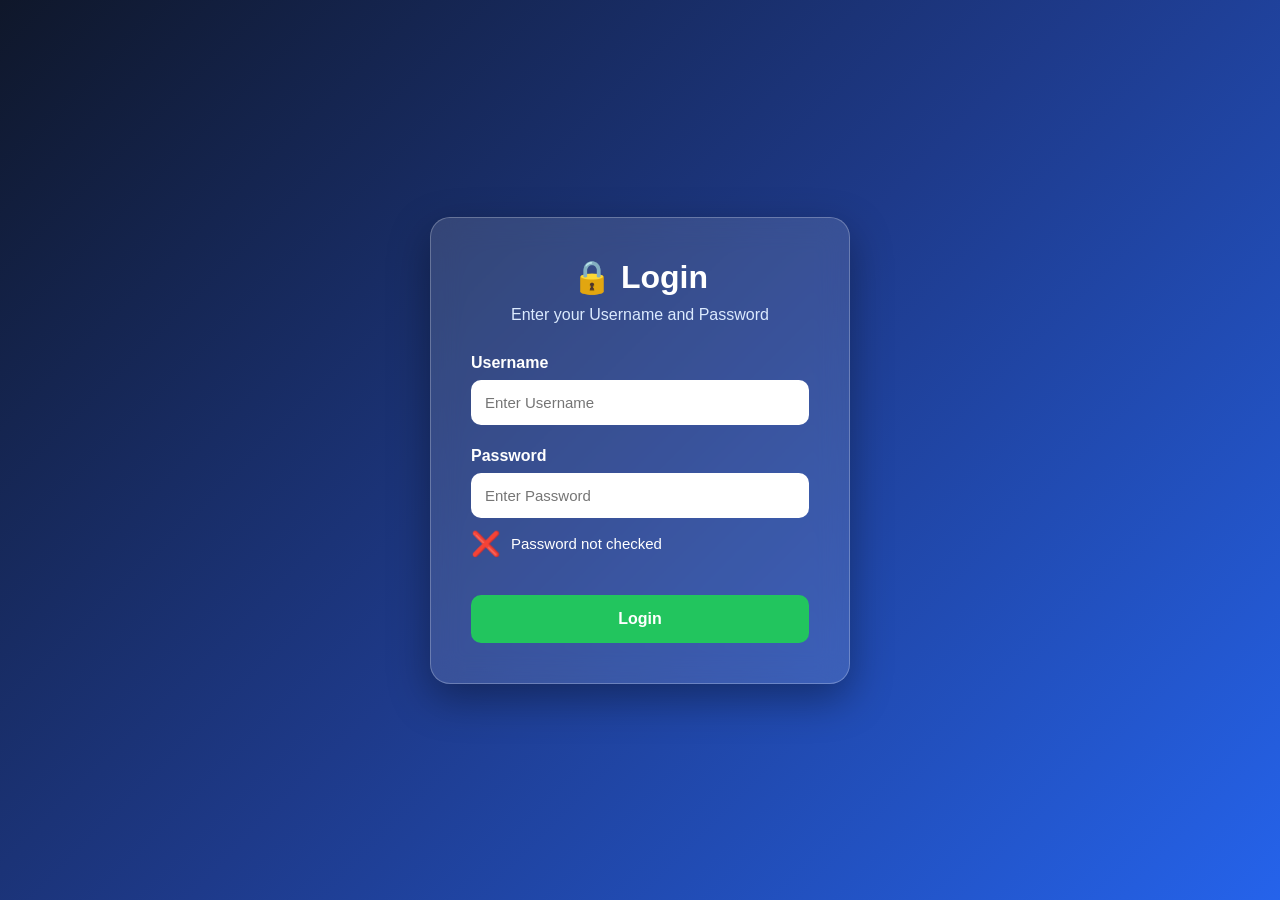
<file: Prac 3/Case Study/indexdemo.html>
<!DOCTYPE html>
<html lang="en">

<head>

    <meta charset="UTF-8">
    <meta name="viewport" content="width=device-width, initial-scale=1.0">

    <title>Password Validation Login</title>

    <link rel="stylesheet" href="styledemo.css">

</head>

<body>

    <!-- ================= LOGIN PAGE ================= -->

    <div class="container" id="loginPage">

        <div class="login-box">

            <h1>🔒 Login</h1>

            <p class="subtitle">
                Enter your Username and Password
            </p>

            <div class="input-group">

                <label>Username</label>

                <input
                    type="text"
                    id="username"
                    placeholder="Enter Username">

            </div>

            <div class="input-group">

                <label>Password</label>

                <input
                    type="password"
                    id="password"
                    placeholder="Enter Password"
                    onkeyup="checkPassword()">

                <div class="validation">

                    <span id="tick">❌</span>

                    <span id="message">
                        Password not checked
                    </span>

                </div>

            </div>

            <button onclick="login()">
                Login
            </button>

        </div>

    </div>

    <!-- ================= HOME PAGE ================= -->

    <div class="home-page" id="homePage">

        <div class="home-box">

            <h1>🎉 Welcome!</h1>

            <p>
                Login Successful
            </p>

            <p>
                Your password follows the correct format.
            </p>

            <button onclick="logout()">
                Logout
            </button>

        </div>

    </div>

    <!-- ================= POPUP ================= -->

    <div class="popup" id="popup">

        <div class="popup-box">

            <h2 id="popupTitle">
                Invalid Password
            </h2>

            <p id="popupMessage">
                Please enter a valid password.
            </p>

            <button onclick="closePopup()">
                OK
            </button>

        </div>

    </div>

    <script src="scriptdemo.js"></script>

</body>

</html>
</file>
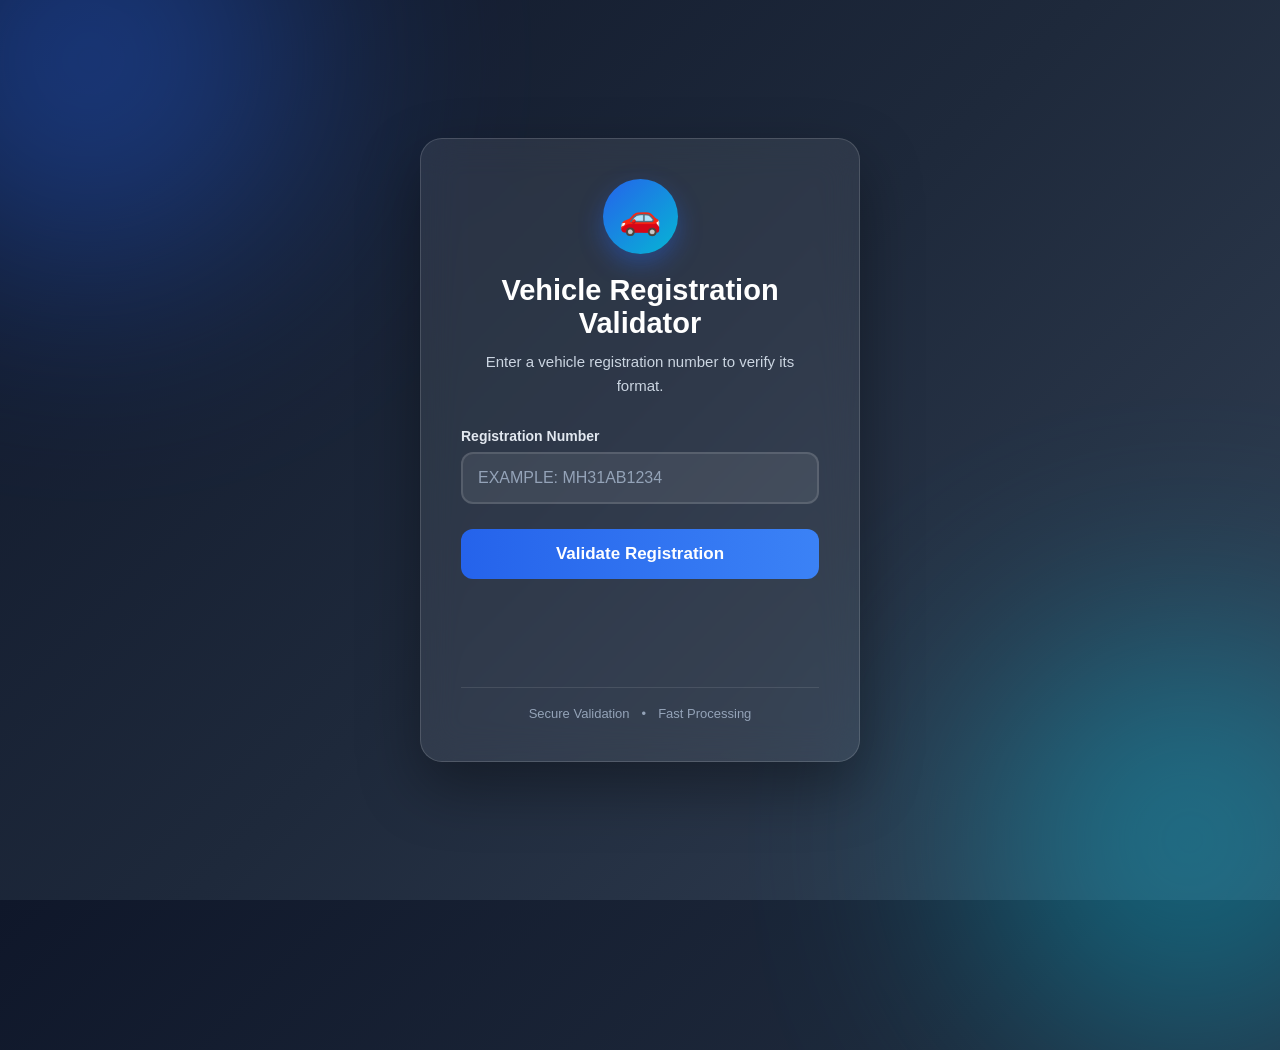
<file: Prac 4/Case Study/indexcase.html>
<!DOCTYPE html>
<html lang="en">
<head>
    <meta charset="UTF-8">
    <meta name="viewport" content="width=device-width, initial-scale=1.0">
    <title>Vehicle Registration Validator</title>
    <link rel="stylesheet" href="stylecase.css">
</head>
<body>

<div class="container">

    <div class="logo">
        🚗
    </div>

    <h1>Vehicle Registration Validator</h1>
    <p class="subtitle">
        Enter a vehicle registration number to verify its format.
    </p>

    <div class="input-group">
        <label>Registration Number</label>
        <input
            type="text"
            id="regNumber"
            placeholder="Example: MH31AB1234"
            autocomplete="off"
        >
    </div>

    <button onclick="validateRegistration()">
        Validate Registration
    </button>

    <p id="result"></p>

    <div class="footer">
        <span>Secure Validation</span>
        <span>•</span>
        <span>Fast Processing</span>
    </div>

</div>

<script src="scriptcase.js"></script>

</body>
</html>
</file>
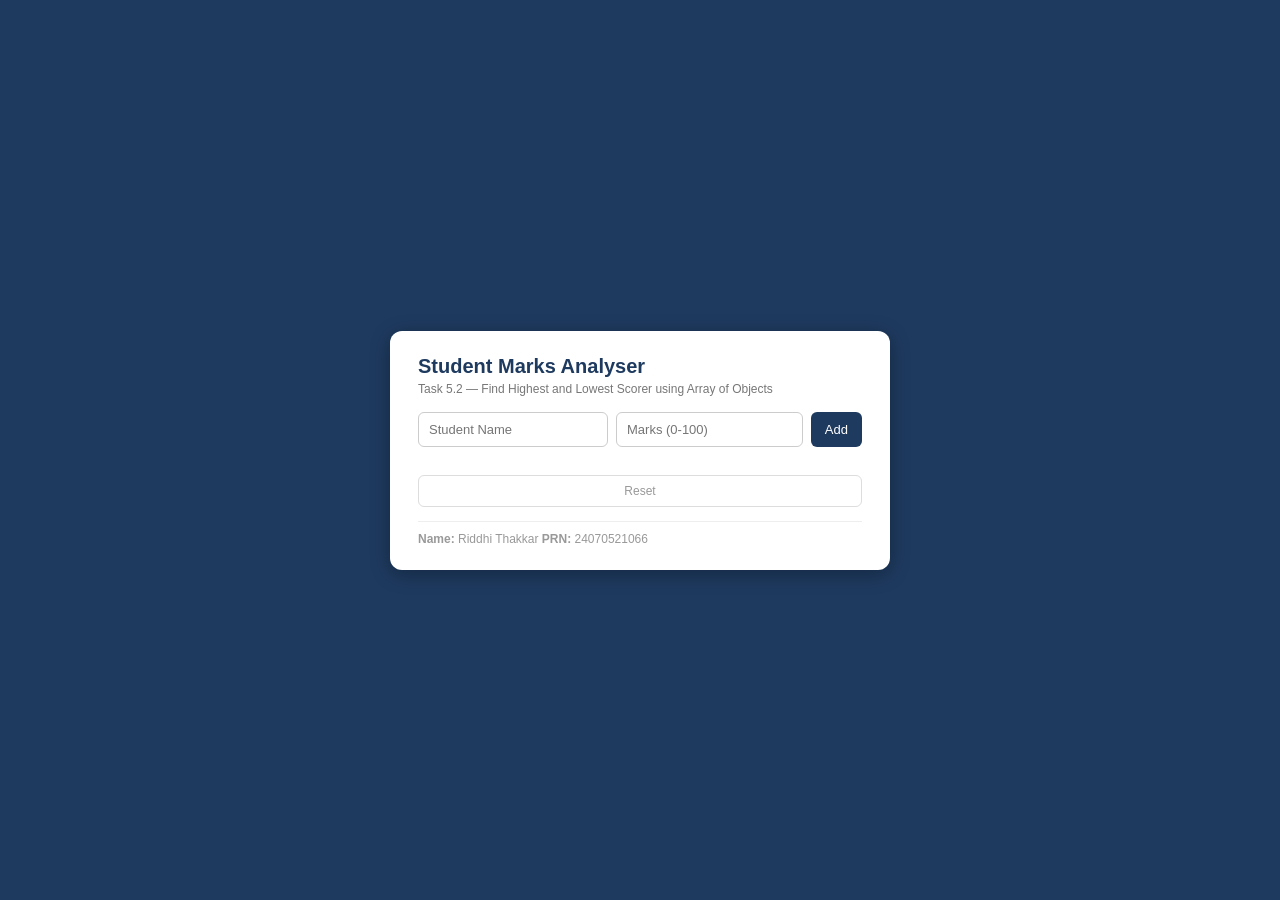
<file: Prac 5/Case Study/indexcase.html>
<!DOCTYPE html>
<html lang="en">

<head>
  <meta charset="UTF-8" />
  <title>Task 5.2 - Student Marks Analyser</title>
  <style>
    * { box-sizing: border-box; margin: 0; padding: 0; }

    html, body {
      height: 100%;
      overflow: hidden;
    }

    body {
      font-family: Arial, sans-serif;
      background: #1e3a5f;
      display: flex;
      justify-content: center;
      align-items: center;
    }

    .container {
      background: #ffffff;
      border-radius: 12px;
      box-shadow: 0 4px 20px rgba(0, 0, 0, 0.3);
      width: 500px;
      padding: 24px 28px;
    }

    h2 {
      color: #1e3a5f;
      font-size: 20px;
      margin-bottom: 4px;
    }

    .subtitle {
      font-size: 12px;
      color: #777;
      margin-bottom: 16px;
    }

    .input-row {
      display: flex;
      gap: 8px;
      margin-bottom: 6px;
    }

    .input-row input {
      flex: 1;
      padding: 9px 10px;
      font-size: 13px;
      border: 1px solid #ccc;
      border-radius: 6px;
    }

    .input-row input:focus {
      outline: none;
      border-color: #1e3a5f;
    }

    .btn-add {
      padding: 9px 14px;
      background: #1e3a5f;
      color: white;
      font-size: 13px;
      border: none;
      border-radius: 6px;
      cursor: pointer;
      white-space: nowrap;
    }

    .btn-add:hover { background: #16304f; }

    .error {
      color: #c0392b;
      font-size: 12px;
      min-height: 16px;
      margin-bottom: 6px;
    }

    table {
      width: 100%;
      border-collapse: collapse;
      margin-bottom: 12px;
      display: none;
    }

    table th {
      background: #1e3a5f;
      color: white;
      padding: 8px 10px;
      text-align: left;
      font-size: 13px;
    }

    table td {
      padding: 7px 10px;
      font-size: 13px;
      border-bottom: 1px solid #eee;
      color: #333;
    }

    table tr:nth-child(even) td { background: #f5f8ff; }

    .btn-find {
      width: 100%;
      padding: 9px;
      background: #2e7d32;
      color: white;
      font-size: 13px;
      border: none;
      border-radius: 6px;
      cursor: pointer;
      margin-bottom: 12px;
      display: none;
    }

    .btn-find:hover { background: #245c27; }

    .result-cards {
      display: none;
      flex-direction: row;
      gap: 10px;
      margin-bottom: 10px;
    }

    .card {
      flex: 1;
      padding: 14px;
      border-radius: 8px;
      text-align: center;
    }

    .card.max { background: #e8f5e9; border: 1px solid #2e7d32; }
    .card.min { background: #fdecea; border: 1px solid #c62828; }

    .card .label {
      font-size: 11px;
      font-weight: bold;
      text-transform: uppercase;
      letter-spacing: 0.5px;
      margin-bottom: 6px;
    }

    .card.max .label { color: #2e7d32; }
    .card.min .label { color: #c62828; }

    .card .student-name {
      font-size: 15px;
      font-weight: bold;
      color: #222;
      margin-bottom: 2px;
    }

    .card .student-marks {
      font-size: 22px;
      font-weight: bold;
    }

    .card.max .student-marks { color: #2e7d32; }
    .card.min .student-marks { color: #c62828; }

    .btn-reset {
      width: 100%;
      padding: 8px;
      background: transparent;
      color: #999;
      font-size: 12px;
      border: 1px solid #ddd;
      border-radius: 6px;
      cursor: pointer;
      margin-bottom: 14px;
    }

    .btn-reset:hover { background: #f9f9f9; color: #555; }

    hr {
      border: none;
      border-top: 1px solid #eee;
      margin-bottom: 10px;
    }

    .footer {
      font-size: 12px;
      color: #999;
    }
  </style>
</head>

<body>
  <div class="container">

    <h2>Student Marks Analyser</h2>
    <p class="subtitle">Task 5.2 — Find Highest and Lowest Scorer using Array of Objects</p>

    <div class="input-row">
      <input type="text"   id="studentName"  placeholder="Student Name" />
      <input type="number" id="studentMarks" placeholder="Marks (0-100)" min="0" max="100" />
      <button class="btn-add" onclick="addStudent()">Add</button>
    </div>
    <div class="error" id="errorMsg"></div>

    <table id="studentTable">
      <thead>
        <tr>
          <th>#</th>
          <th>Student Name</th>
          <th>Marks</th>
        </tr>
      </thead>
      <tbody id="tableBody"></tbody>
    </table>

    <button class="btn-find" id="findBtn" onclick="findMaxMin()">
      Find Highest and Lowest Scorer
    </button>

    <div class="result-cards" id="resultCards">
      <div class="card max">
        <div class="label">Highest Scorer</div>
        <div class="student-name" id="maxName">-</div>
        <div class="student-marks" id="maxMarks">-</div>
      </div>
      <div class="card min">
        <div class="label">Lowest Scorer</div>
        <div class="student-name" id="minName">-</div>
        <div class="student-marks" id="minMarks">-</div>
      </div>
    </div>

    <button class="btn-reset" onclick="resetAll()">Reset</button>

    <hr />
    <p class="footer">
      <strong>Name:</strong> Riddhi Thakkar <strong>PRN:</strong> 24070521066
    </p>

  </div>

  <script src="scriptcase.js"></script>
</body>

</html>
</file>
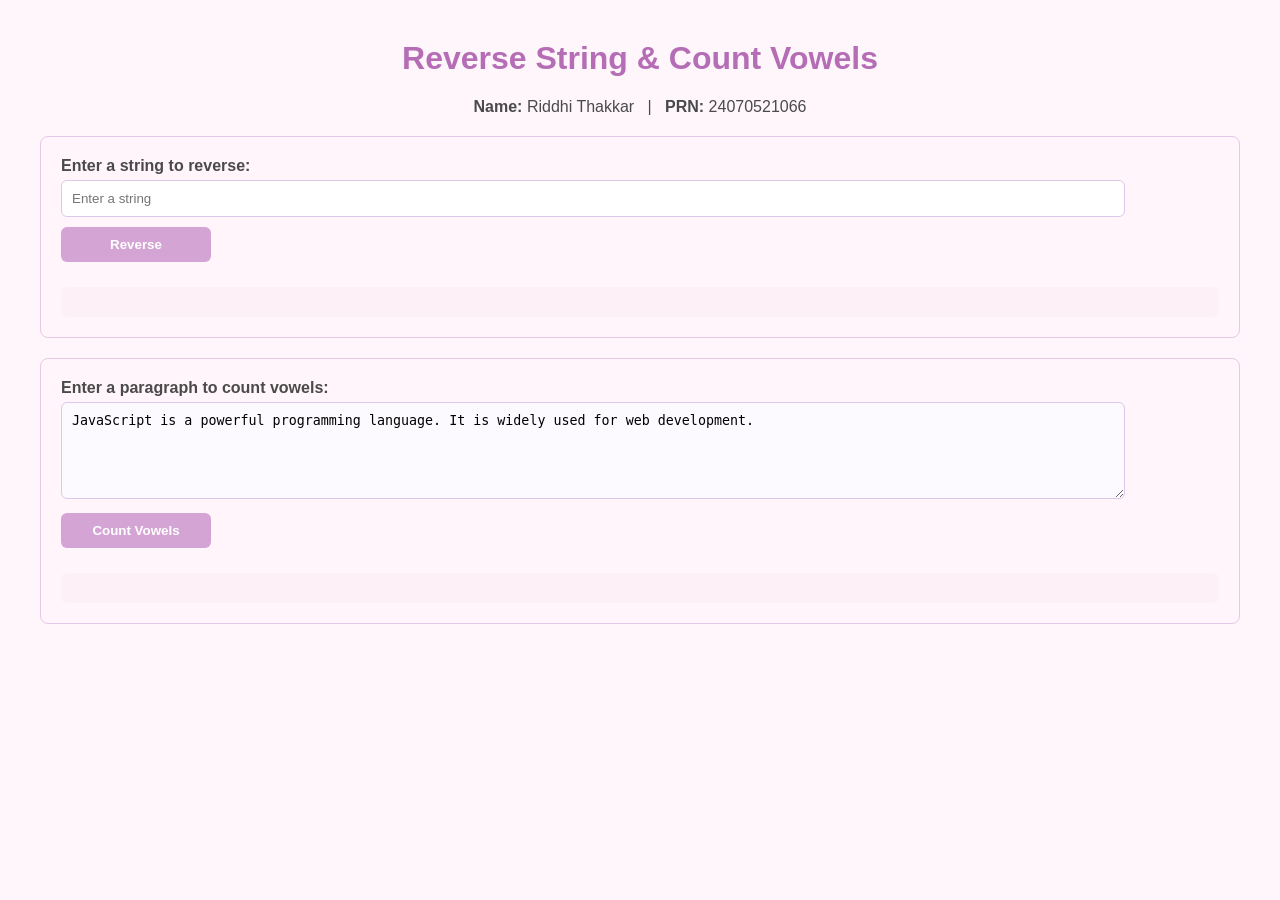
<file: Prac 6/Case Study/indexcase.html>
<!DOCTYPE html>
<html>

<head>
    <title>Reverse String & Count Vowels</title>

    <style>
        body {
            font-family: Arial, Helvetica, sans-serif;
            margin: 40px;
            background-color: #fef6fb;
            color: #4a4a4a;
        }

        h1 {
            text-align: center;
            color: #b56db5;
        }

        .box {
            border: 1px solid #e8c8e8;
            padding: 20px;
            margin-top: 20px;
            border-radius: 8px;
            background-color: #fff5fa;
        }

        .box:nth-child(2) {
            background-color: #f0f7ff;
            border-color: #b8d4f0;
        }

        input,
        textarea,
        button {
            padding: 10px;
            margin: 5px 0;
            width: 90%;
            border: 1px solid #dcc8e8;
            border-radius: 6px;
            background-color: #ffffff;
        }

        textarea {
            background-color: #fdfaff;
        }

        button {
            width: 150px;
            cursor: pointer;
            background-color: #d4a5d4;
            color: #fff;
            border: none;
            font-weight: bold;
        }

        button:hover {
            background-color: #c08ec0;
        }

        .box:nth-child(2) button {
            background-color: #8bb8e0;
        }

        .box:nth-child(2) button:hover {
            background-color: #6fa3d4;
        }

        #reverseOutput,
        #vowelOutput {
            margin-top: 20px;
            padding: 15px;
            background-color: #fdf0f7;
            border-radius: 6px;
        }

        .box:nth-child(2) #vowelOutput {
            background-color: #eef4fb;
        }

        h3 {
            color: #9b6b9b;
        }

        .box:nth-child(2) h3 {
            color: #5a8ab5;
        }
    </style>
</head>

<body>

    <h1>Reverse String & Count Vowels</h1>

    <p style="text-align: center; font-size: 16px;">
        <b>Name:</b> Riddhi Thakkar &nbsp; | &nbsp; <b>PRN:</b> 24070521066 </p>

    <!-- ── Section 1: Reverse a String ── -->

    <div class="box">

        <label><b>Enter a string to reverse:</b></label><br>

        <input type="text" id="stringInput" placeholder="Enter a string">

        <br>

        <button onclick="reverseString()">Reverse</button>

        <div id="reverseOutput"></div>

    </div>

    <!-- ── Section 2: Count Vowels in a Paragraph ── -->

    <div class="box">

        <label><b>Enter a paragraph to count vowels:</b></label><br>

        <textarea id="paragraph"
            rows="5">JavaScript is a powerful programming language. It is widely used for web development.</textarea>

        <br>

        <button onclick="countVowels()">Count Vowels</button>

        <div id="vowelOutput"></div>

    </div>

    <script>

        // ── Program 1: Reverse a String ──

        function reverseString() {

            let str = document.getElementById("stringInput").value;

            // split the string into an array of characters,
            // reverse the array, and join it back into a string
            let reversed = str.split("").reverse().join("");

            document.getElementById("reverseOutput").innerHTML = `

                <h3>1. Original String</h3>
                <p>${str}</p>

                <h3>2. Reversed String</h3>
                <p>${reversed}</p>

            `;
        }


        function countVowels() {

            let paragraph = document.getElementById("paragraph").value;

            let vowels = paragraph.match(/[aeiou]/gi);
            let vowelCount = vowels ? vowels.length : 0;

            let a = (paragraph.match(/a/gi) || []).length;
            let e = (paragraph.match(/e/gi) || []).length;
            let i = (paragraph.match(/i/gi) || []).length;
            let o = (paragraph.match(/o/gi) || []).length;
            let u = (paragraph.match(/u/gi) || []).length;

            document.getElementById("vowelOutput").innerHTML = `

                <h3>1. Original Paragraph</h3>
                <p>${paragraph}</p>

                <h3>2. Vowels Found</h3>
                <p>${vowels ? vowels.join(", ") : "No vowels found"}</p>

                <h3>3. Total Vowel Count</h3>
                <p>Total number of vowels: <b>${vowelCount}</b></p>

                <h3>4. Individual Vowel Count</h3>
                <p>
                    a = <b>${a}</b><br>
                    e = <b>${e}</b><br>
                    i = <b>${i}</b><br>
                    o = <b>${o}</b><br>
                    u = <b>${u}</b>
                </p>

            `;
        }

    </script>

</body>

</html>
</file>
<file: Prac 3/Practical/style.css>
/* ============================================================
   CSS VARIABLES
============================================================ */
:root {
  --color-primary: #4B1E1E;      /* Dark Brown */
  --color-primary-light: #6b2f2f;
  --color-secondary: #111111;    /* Black */
  --color-bg: #F8F4EC;           /* Cream */
  --color-accent: #C8A95A;       /* Gold */
  --color-accent-light: #e2c98a;
  --color-card: #FFFFFF;
  --color-card-cream: #FBF8F1;
  --color-text: #241413;
  --color-text-muted: #6f5f5c;
  --color-border: #e6dcc8;
  --color-success: #1f8a4c;
  --color-success-bg: #e5f6ec;
  --color-danger: #b5312c;
  --color-danger-bg: #fbe9e8;

  --radius-sm: 10px;
  --radius-md: 16px;
  --radius-lg: 24px;
  --radius-full: 999px;

  --shadow-soft: 0 8px 24px rgba(75, 30, 30, 0.08);
  --shadow-medium: 0 16px 40px rgba(75, 30, 30, 0.14);
  --shadow-strong: 0 24px 60px rgba(17, 17, 17, 0.25);

  --transition-fast: 0.2s ease;
  --transition-medium: 0.35s cubic-bezier(0.22, 1, 0.36, 1);

  --font-main: "Poppins", sans-serif;
}

/* ============================================================
   RESET & BASE
============================================================ */
* {
  margin: 0;
  padding: 0;
  box-sizing: border-box;
}

html {
  scroll-behavior: smooth;
}

body {
  font-family: var(--font-main);
  background-color: var(--color-bg);
  background-image:
    radial-gradient(circle at 10% 0%, rgba(200, 169, 90, 0.10), transparent 40%),
    radial-gradient(circle at 90% 10%, rgba(75, 30, 30, 0.06), transparent 45%);
  color: var(--color-text);
  line-height: 1.6;
  min-height: 100vh;
}

h1, h2, h3, h4 {
  font-family: var(--font-main);
  font-weight: 600;
  color: var(--color-primary);
}

button {
  font-family: var(--font-main);
  cursor: pointer;
}

input, select {
  font-family: var(--font-main);
}

/* ============================================================
   HEADER
============================================================ */
.site-header {
  background: linear-gradient(135deg, var(--color-primary) 0%, #3a1616 60%, var(--color-secondary) 100%);
  padding: 22px 0;
  box-shadow: 0 4px 24px rgba(17, 17, 17, 0.25);
  position: relative;
  z-index: 10;
}

.site-header::after {
  content: "";
  position: absolute;
  left: 0;
  right: 0;
  bottom: 0;
  height: 3px;
  background: linear-gradient(90deg, transparent, var(--color-accent), transparent);
}

.header-inner {
  max-width: 1200px;
  margin: 0 auto;
  padding: 0 32px;
  display: flex;
  align-items: center;
  justify-content: space-between;
  gap: 20px;
  flex-wrap: wrap;
}

.header-brand {
  display: flex;
  align-items: center;
  gap: 18px;
}

.logo-badge {
  width: 64px;
  height: 64px;
  border-radius: 50%;
  background: radial-gradient(circle at 30% 30%, var(--color-accent-light), var(--color-accent) 70%);
  display: flex;
  align-items: center;
  justify-content: center;
  box-shadow: 0 0 0 3px rgba(200, 169, 90, 0.25), 0 8px 20px rgba(0,0,0,0.35);
  flex-shrink: 0;
  border: 2px solid rgba(255,255,255,0.5);
}

.logo-text {
  font-weight: 800;
  font-size: 1.15rem;
  letter-spacing: 1px;
  color: var(--color-primary);
}

.header-title {
  color: #fdf9f0;
  font-size: 1.5rem;
  font-weight: 700;
  letter-spacing: 0.3px;
}

.header-subtitle {
  color: var(--color-accent-light);
  font-size: 0.9rem;
  font-weight: 400;
  margin-top: 2px;
  letter-spacing: 0.4px;
}

.session-badge {
  display: flex;
  flex-direction: column;
  align-items: flex-end;
  background: rgba(255, 255, 255, 0.08);
  border: 1px solid rgba(200, 169, 90, 0.4);
  backdrop-filter: blur(6px);
  padding: 8px 18px;
  border-radius: var(--radius-md);
}

.session-label {
  font-size: 0.7rem;
  color: rgba(255,255,255,0.65);
  text-transform: uppercase;
  letter-spacing: 1px;
}

.session-year {
  font-size: 1.1rem;
  font-weight: 700;
  color: var(--color-accent-light);
}

/* ============================================================
   MAIN LAYOUT
============================================================ */
.main-content {
  padding: 48px 24px 64px;
}

.page-wrap {
  max-width: 1100px;
  margin: 0 auto;
}

.intro-strip {
  text-align: center;
  margin-bottom: 32px;
  animation: fadeInDown 0.6s ease both;
}

.intro-strip h2 {
  font-size: 1.7rem;
  margin-bottom: 8px;
}

.intro-strip p {
  color: var(--color-text-muted);
  font-size: 0.98rem;
}

/* ============================================================
   FORM CARD (Glassmorphism)
============================================================ */
.form-card {
  background: rgba(255, 255, 255, 0.72);
  backdrop-filter: blur(14px);
  -webkit-backdrop-filter: blur(14px);
  border: 1px solid rgba(200, 169, 90, 0.35);
  border-radius: var(--radius-lg);
  box-shadow: var(--shadow-medium);
  padding: 40px;
  animation: fadeInUp 0.7s ease both;
}

.form-section {
  border: none;
  margin-bottom: 32px;
}

.form-section legend {
  font-size: 1.05rem;
  font-weight: 600;
  color: var(--color-primary);
  padding: 0 4px 12px 0;
  border-bottom: 2px solid var(--color-accent);
  margin-bottom: 22px;
  width: 100%;
  display: block;
}

.form-grid {
  display: grid;
  grid-template-columns: repeat(3, 1fr);
  gap: 22px 24px;
}

.field-group {
  display: flex;
  flex-direction: column;
  gap: 6px;
  position: relative;
}

.field-group label {
  font-size: 0.85rem;
  font-weight: 500;
  color: var(--color-primary);
  letter-spacing: 0.2px;
}

.field-group input,
.field-group select {
  padding: 12px 14px;
  border-radius: var(--radius-sm);
  border: 1.5px solid var(--color-border);
  background: var(--color-card);
  color: var(--color-text);
  font-size: 0.95rem;
  transition: border-color var(--transition-fast), box-shadow var(--transition-fast), transform var(--transition-fast);
}

.field-group input:hover,
.field-group select:hover {
  border-color: var(--color-accent);
}

.field-group input:focus,
.field-group select:focus {
  outline: none;
  border-color: var(--color-primary);
  box-shadow: 0 0 0 4px rgba(75, 30, 30, 0.1);
}

.field-group input[readonly] {
  background: #f1ede2;
  color: var(--color-text-muted);
  cursor: not-allowed;
}

.field-group input.invalid,
.field-group select.invalid {
  border-color: var(--color-danger);
  box-shadow: 0 0 0 4px rgba(181, 49, 44, 0.1);
}

.field-group input.valid,
.field-group select.valid {
  border-color: var(--color-success);
}

.error-msg {
  min-height: 16px;
  font-size: 0.76rem;
  color: var(--color-danger);
  font-weight: 500;
  opacity: 0;
  transform: translateY(-4px);
  transition: var(--transition-fast);
}

.error-msg.show {
  opacity: 1;
  transform: translateY(0);
}

/* ============================================================
   BUTTONS
============================================================ */
.form-actions {
  display: flex;
  justify-content: center;
  gap: 20px;
  margin-top: 12px;
  flex-wrap: wrap;
}

.btn {
  position: relative;
  overflow: hidden;
  border: none;
  padding: 14px 38px;
  border-radius: var(--radius-full);
  font-size: 0.95rem;
  font-weight: 600;
  letter-spacing: 0.4px;
  transition: transform var(--transition-fast), box-shadow var(--transition-fast), background var(--transition-fast);
}

.btn span {
  position: relative;
  z-index: 2;
}

.btn-primary {
  background: linear-gradient(135deg, var(--color-primary) 0%, var(--color-primary-light) 100%);
  color: #fdf6e8;
  box-shadow: 0 10px 24px rgba(75, 30, 30, 0.28);
}

.btn-primary:hover {
  transform: translateY(-3px);
  box-shadow: 0 16px 32px rgba(75, 30, 30, 0.36);
}

.btn-secondary {
  background: transparent;
  color: var(--color-primary);
  border: 1.5px solid var(--color-primary);
}

.btn-secondary:hover {
  background: rgba(75, 30, 30, 0.06);
  transform: translateY(-3px);
}

/* Ripple effect */
.btn::before {
  content: "";
  position: absolute;
  top: 50%;
  left: 50%;
  width: 0;
  height: 0;
  background: rgba(200, 169, 90, 0.45);
  border-radius: 50%;
  transform: translate(-50%, -50%);
  transition: width 0.5s ease, height 0.5s ease;
  z-index: 1;
}

.btn:active::before {
  width: 300px;
  height: 300px;
}

/* ============================================================
   MODAL
============================================================ */
.modal-overlay {
  position: fixed;
  inset: 0;
  background: rgba(17, 17, 17, 0.55);
  backdrop-filter: blur(4px);
  display: flex;
  align-items: center;
  justify-content: center;
  opacity: 0;
  visibility: hidden;
  transition: opacity var(--transition-medium);
  z-index: 100;
  padding: 20px;
}

.modal-overlay.active {
  opacity: 1;
  visibility: visible;
}

.result-modal {
  background: var(--color-card-cream);
  border-radius: var(--radius-lg);
  width: 100%;
  max-width: 640px;
  max-height: 88vh;
  overflow-y: auto;
  box-shadow: var(--shadow-strong);
  border: 1px solid rgba(200, 169, 90, 0.4);
  position: relative;
  transform: scale(0.85) translateY(30px);
  opacity: 0;
  transition: transform var(--transition-medium), opacity var(--transition-medium);
}

.modal-overlay.active .result-modal {
  transform: scale(1) translateY(0);
  opacity: 1;
}

.modal-close {
  position: absolute;
  top: 16px;
  right: 20px;
  background: none;
  border: none;
  font-size: 1.6rem;
  color: var(--color-text-muted);
  line-height: 1;
  transition: color var(--transition-fast), transform var(--transition-fast);
  z-index: 5;
}

.modal-close:hover {
  color: var(--color-danger);
  transform: rotate(90deg);
}

.modal-header {
  display: flex;
  align-items: center;
  gap: 16px;
  background: linear-gradient(135deg, var(--color-primary), #3a1616);
  padding: 26px 28px;
  border-radius: var(--radius-lg) var(--radius-lg) 0 0;
  position: relative;
}

.modal-logo-badge {
  width: 46px;
  height: 46px;
  border-radius: 50%;
  background: var(--color-accent);
  color: var(--color-primary);
  display: flex;
  align-items: center;
  justify-content: center;
  font-weight: 800;
  font-size: 0.85rem;
  flex-shrink: 0;
}

.modal-header h2 {
  color: #fdf9f0;
  font-size: 1.15rem;
}

.modal-header p {
  color: var(--color-accent-light);
  font-size: 0.8rem;
  margin-top: 2px;
}

.status-badge {
  margin-left: auto;
  padding: 6px 16px;
  border-radius: var(--radius-full);
  font-size: 0.78rem;
  font-weight: 700;
  letter-spacing: 0.6px;
}

.status-badge.pass {
  background: var(--color-success-bg);
  color: var(--color-success);
}

.status-badge.fail {
  background: var(--color-danger-bg);
  color: var(--color-danger);
}

.modal-body {
  padding: 26px 28px 30px;
}

.result-grid {
  display: grid;
  grid-template-columns: repeat(2, 1fr);
  gap: 16px 20px;
  margin-bottom: 24px;
}

.result-item {
  display: flex;
  flex-direction: column;
  gap: 3px;
  background: #fff;
  border: 1px solid var(--color-border);
  border-radius: var(--radius-sm);
  padding: 10px 14px;
}

.result-label {
  font-size: 0.7rem;
  text-transform: uppercase;
  letter-spacing: 0.5px;
  color: var(--color-text-muted);
}

.result-value {
  font-size: 0.92rem;
  font-weight: 600;
  color: var(--color-text);
  word-break: break-word;
}

.grade-highlight {
  display: flex;
  justify-content: space-between;
  gap: 12px;
  background: linear-gradient(135deg, rgba(200, 169, 90, 0.18), rgba(75, 30, 30, 0.06));
  border: 1px solid rgba(200, 169, 90, 0.4);
  border-radius: var(--radius-md);
  padding: 18px 20px;
  margin-bottom: 18px;
}

.grade-block {
  display: flex;
  flex-direction: column;
  align-items: center;
  gap: 4px;
  flex: 1;
}

.grade-label {
  font-size: 0.7rem;
  text-transform: uppercase;
  letter-spacing: 0.6px;
  color: var(--color-text-muted);
}

.grade-value {
  font-size: 1.35rem;
  font-weight: 800;
  color: var(--color-primary);
}

.remark-strip {
  display: flex;
  justify-content: space-between;
  align-items: center;
  background: #fff;
  border: 1px solid var(--color-border);
  border-radius: var(--radius-sm);
  padding: 12px 16px;
}

.modal-actions {
  display: flex;
  gap: 14px;
  justify-content: center;
  padding: 0 28px 28px;
}

/* ============================================================
   FOOTER
============================================================ */
.site-footer {
  text-align: center;
  padding: 30px 20px 36px;
  background: var(--color-secondary);
  color: rgba(255,255,255,0.7);
}

.footer-title {
  color: var(--color-accent-light);
  font-weight: 600;
  font-size: 1rem;
}

.footer-subtitle {
  font-size: 0.85rem;
  margin-top: 4px;
  color: rgba(255,255,255,0.6);
}

.footer-power {
  font-size: 0.75rem;
  margin-top: 10px;
  color: rgba(255,255,255,0.4);
  letter-spacing: 0.4px;
}

/* ============================================================
   ANIMATIONS
============================================================ */
@keyframes fadeInDown {
  from { opacity: 0; transform: translateY(-16px); }
  to { opacity: 1; transform: translateY(0); }
}

@keyframes fadeInUp {
  from { opacity: 0; transform: translateY(24px); }
  to { opacity: 1; transform: translateY(0); }
}

/* ============================================================
   PRINT
============================================================ */
@media print {
  body * {
    visibility: hidden;
  }
  .print-area, .print-area * {
    visibility: visible;
  }
  .print-area {
    position: absolute;
    top: 0;
    left: 0;
    width: 100%;
  }
  .modal-close, .modal-actions {
    display: none !important;
  }
}

/* ============================================================
   RESPONSIVE
============================================================ */
@media (max-width: 1024px) {
  .form-grid {
    grid-template-columns: repeat(2, 1fr);
  }
}

@media (max-width: 720px) {
  .header-inner {
    flex-direction: column;
    align-items: flex-start;
  }

  .session-badge {
    align-items: flex-start;
  }

  .form-card {
    padding: 26px 20px;
  }

  .form-grid {
    grid-template-columns: 1fr;
  }

  .result-grid {
    grid-template-columns: 1fr;
  }

  .grade-highlight {
    flex-direction: column;
  }
}

@media (max-width: 480px) {
  .header-title {
    font-size: 1.2rem;
  }

  .header-subtitle {
    font-size: 0.8rem;
  }

  .btn {
    width: 100%;
    text-align: center;
  }

  .form-actions {
    flex-direction: column;
  }
}
</file>
<file: Prac 4/Practical/style.css>
@import url('https://fonts.googleapis.com/css2?family=Poppins:wght@300;400;500;600;700&display=swap');

*{
    margin:0;
    padding:0;
    box-sizing:border-box;
    font-family:'Poppins',sans-serif;
}

body{
    display:flex;
    justify-content:center;
    align-items:center;
    min-height:100vh;

    background:
    radial-gradient(circle at 15% 20%, rgba(186,85,211,0.30) 0%, transparent 30%),
    radial-gradient(circle at 85% 15%, rgba(255,20,147,0.28) 0%, transparent 30%),
    radial-gradient(circle at 20% 85%, rgba(255,0,102,0.22) 0%, transparent 35%),
    radial-gradient(circle at 80% 80%, rgba(138,43,226,0.25) 0%, transparent 35%),
    linear-gradient(135deg,#050505,#120018,#1d0033,#050505);

    overflow:hidden;
}

.container{
    width:400px;
    padding:35px;
    border-radius:25px;

    background:rgba(255,255,255,0.08);
    backdrop-filter:blur(18px);
    -webkit-backdrop-filter:blur(18px);

    border:1px solid rgba(255,255,255,0.15);

    box-shadow:
    0 0 30px rgba(255,20,147,0.20),
    0 0 60px rgba(138,43,226,0.15);

    text-align:center;
}

h2{
    color:#ff6fd8;
    font-size:36px;
    margin-bottom:25px;
    font-weight:600;
}

label{
    display:block;
    color:#f2e6ff;
    font-size:18px;
    margin-bottom:15px;
}

input[type="text"]{
    width:100%;
    padding:15px;
    border:2px solid #c77dff;
    border-radius:15px;
    background:rgba(255,255,255,0.08);
    color:white;
    font-size:17px;
    outline:none;
    transition:0.3s;
}

input[type="text"]::placeholder{
    color:#d6b3ff;
}

input[type="text"]:focus{
    border-color:#ff4da6;
    box-shadow:0 0 15px rgba(255,77,166,0.5);
}

button{
    margin-top:30px;
    padding:14px 45px;
    border:none;
    border-radius:15px;
    background:linear-gradient(135deg,#9d4edd,#ff4da6);
    color:white;
    font-size:18px;
    font-weight:600;
    cursor:pointer;
    transition:0.3s;
}

button:hover{
    transform:translateY(-3px);
    box-shadow:0 0 20px rgba(255,77,166,0.45);
}

#result{
    margin-top:25px;
    color:#ffffff;
    font-size:18px;
    font-weight:500;
}
</file>
<file: Prac 5/Practical/style.css>
/* Google Font */
@import url('https://fonts.googleapis.com/css2?family=Poppins:wght@300;400;500;600;700&display=swap');

*{
    margin:0;
    padding:0;
    box-sizing:border-box;
    font-family:'Poppins',sans-serif;
}

body{
    background:#F5F7FA;
    color:#2D3436;
    padding:40px;
}

/* Main Container */

.container{

    width:1150px;
    margin:auto;
    background:#fff;
    border-radius:15px;
    overflow:hidden;
    box-shadow:0 8px 25px rgba(0,0,0,.08);

}

/* Header */

.header{

    background:#2C3E50;
    color:white;
    text-align:center;
    padding:30px;

}

.header h1{

    font-size:34px;
    font-weight:600;
}

.header p{

    margin-top:8px;
    color:#d5d8dc;

}

/* Form */

.form-box{

    display:flex;
    gap:20px;
    align-items:end;
    padding:30px;
    background:#fbfbfb;
    border-bottom:1px solid #eee;

}

.input-group{

    flex:1;

}

.input-group label{

    display:block;
    margin-bottom:8px;
    font-weight:600;

}

input,
select{

    width:100%;
    padding:12px;
    border:1px solid #DDE3EA;
    border-radius:8px;
    font-size:15px;
    transition:.3s;

}

input:focus,
select:focus{

    outline:none;
    border-color:#16A085;

}

button{

    border:none;
    cursor:pointer;
    border-radius:8px;
    transition:.3s;
    font-weight:600;

}

.input-group button{

    width:100%;
    padding:13px;
    background:#16A085;
    color:white;

}

.input-group button:hover{

    background:#13856d;

}

/* Table */

.table-box{

    padding:30px;

}

table{

    width:100%;
    border-collapse:collapse;

}

thead{

    background:#2C3E50;
    color:white;

}

th{

    padding:15px;

}

td{

    padding:14px;
    border-bottom:1px solid #ececec;
    text-align:center;

}

tbody tr:hover{

    background:#f7f9fb;

}

/* Cards */

.cards{

    display:flex;
    gap:25px;
    padding:0 30px 30px;

}

.card{

    flex:1;
    background:white;
    border:1px solid #E5E7EB;
    border-radius:10px;
    padding:22px;

}

.card h2{

    margin-bottom:15px;
    color:#2C3E50;

}

.card ul{

    list-style:none;

}

.card li{

    padding:10px 0;
    border-bottom:1px solid #eee;

}

/* Bill */

.bill{

    margin:0 30px 30px;
    background:#2C3E50;
    color:white;
    border-radius:12px;
    padding:25px;

}

.bill h2{

    text-align:center;
    margin-bottom:20px;

}

.bill p{

    padding:8px 0;

}

.bill hr{

    border:none;
    height:1px;
    background:rgba(255,255,255,.2);
    margin:18px 0;

}

/* Buttons */

.bottom-buttons{

    display:flex;
    justify-content:center;
    gap:20px;
    padding-bottom:35px;

}

.calculate-btn{

    background:#16A085;
    color:white;
    padding:14px 30px;

}

.calculate-btn:hover{

    background:#13856d;

}

.clear-btn{

    background:#E74C3C;
    color:white;
    padding:14px 30px;

}

.clear-btn:hover{

    background:#c0392b;

}

/* Remove Button */

.remove-btn{

    background:#E74C3C;
    color:white;
    padding:8px 15px;
    border-radius:6px;

}

.remove-btn:hover{

    background:#c0392b;

}

/* Responsive */

@media(max-width:900px){

.form-box{

    flex-direction:column;

}

.cards{

    flex-direction:column;

}

.bottom-buttons{

    flex-direction:column;

}

.container{

    width:100%;

}

}
</file>
<file: Prac 8/Practical/Practice Case Study/style.css>
/* =====================================================
   VÉRONA
   WHITE + WINE PROFESSIONAL THEME
===================================================== */

:root {
    --wine: #651f34;
    --wine-dark: #431321;
    --wine-light: #914b60;

    --white: #ffffff;
    --off-white: #faf7f8;
    --cream: #f4eaed;

    --black: #211b1d;
    --gray: #70686b;
    --border: #e4dcdf;

    --error: #b4233c;
    --success: #397052;

    --container: 1180px;
}


/* RESET */

* {
    margin: 0;
    padding: 0;
    box-sizing: border-box;
}


html {
    scroll-behavior: smooth;
}


body {
    font-family: "DM Sans", sans-serif;
    background: var(--white);
    color: var(--black);
    line-height: 1.6;
}


button,
input,
select {
    font: inherit;
}


button {
    cursor: pointer;
}


a {
    text-decoration: none;
    color: inherit;
}


.container {
    width: min(var(--container), calc(100% - 40px));
    margin: auto;
}


/* =====================================================
   HEADER
===================================================== */

.header {
    position: sticky;
    top: 0;
    z-index: 1000;

    background: rgba(255, 255, 255, 0.96);

    backdrop-filter: blur(12px);

    border-bottom: 1px solid #eee7e9;
}


.nav {
    height: 78px;

    display: flex;
    align-items: center;
    justify-content: space-between;
}


.logo {
    font-family: "Playfair Display", serif;

    font-size: 27px;
    font-weight: 700;

    letter-spacing: 3px;

    color: var(--wine);
}


.logo span {
    color: var(--wine-light);
}


.navigation {
    display: flex;
    gap: 40px;
}


.navigation a {
    font-size: 13px;
    font-weight: 600;
    color: var(--gray);

    transition: 0.2s ease;
}


.navigation a:hover {
    color: var(--wine);
}


.cart-button {
    padding: 10px 17px;

    border: 1px solid var(--wine);

    background: white;
    color: var(--wine);

    font-size: 13px;
    font-weight: 700;
}


.cart-button:hover {
    background: var(--wine);
    color: white;
}


#cartCount {
    display: inline-flex;

    width: 20px;
    height: 20px;

    align-items: center;
    justify-content: center;

    margin-left: 5px;

    border-radius: 50%;

    background: var(--wine);
    color: white;

    font-size: 10px;
}


/* =====================================================
   HERO
===================================================== */

.hero {
    min-height: 620px;

    background:
        linear-gradient(
            110deg,
            #ffffff 0%,
            #ffffff 57%,
            #faf2f5 100%
        );
}


.hero-grid {
    min-height: 620px;

    display: grid;
    grid-template-columns: 1fr 1fr;

    align-items: center;
}


.hero-content {
    max-width: 650px;
}


.eyebrow {
    margin-bottom: 15px;

    color: var(--wine);

    font-size: 11px;
    font-weight: 700;

    letter-spacing: 3px;
}


.hero h1 {
    font-family: "Playfair Display", serif;

    font-size: clamp(52px, 7vw, 82px);

    line-height: 1;

    letter-spacing: -3px;
}


.hero h1 em {
    display: block;

    color: var(--wine);

    font-weight: 500;
}


.hero-description {
    max-width: 510px;

    margin-top: 30px;

    color: var(--gray);

    font-size: 16px;

    line-height: 1.8;
}


.hero-button {
    display: inline-flex;

    align-items: center;

    gap: 25px;

    margin-top: 32px;

    padding: 15px 22px;

    background: var(--wine);
    color: white;

    font-size: 13px;
    font-weight: 700;

    transition: 0.25s ease;
}


.hero-button:hover {
    background: var(--wine-dark);
}


/* HERO DECORATION */

.hero-decoration {
    position: relative;

    width: 420px;
    height: 420px;

    margin-left: auto;
}


.big-v {
    position: absolute;

    inset: 0;

    display: flex;
    align-items: center;
    justify-content: center;

    font-family: "Playfair Display", serif;

    font-size: 230px;

    color: rgba(101, 31, 52, 0.08);
}


.circle {
    position: absolute;

    border: 1px solid rgba(101, 31, 52, 0.25);

    border-radius: 50%;
}


.circle-one {
    inset: 0;
}


.circle-two {
    inset: 45px;
}


.hero-decoration span {
    position: absolute;

    right: 20px;
    bottom: 50px;

    color: var(--wine);

    font-size: 10px;
    font-weight: 700;

    letter-spacing: 3px;
}


/* =====================================================
   PRODUCTS SECTION
===================================================== */

.products-section {
    padding: 110px 0;
}


.section-heading {
    display: flex;

    align-items: flex-end;

    justify-content: space-between;

    margin-bottom: 45px;
}


.section-heading h2 {
    font-family: "Playfair Display", serif;

    font-size: clamp(40px, 5vw, 60px);

    line-height: 1;
}


.section-heading h2 em {
    display: block;

    color: var(--wine);

    font-weight: 500;
}


.product-count {
    color: #93898c;

    font-size: 13px;
    font-weight: 600;
}


/* =====================================================
   FILTERS
===================================================== */

.filters {
    display: grid;

    grid-template-columns: 1fr 230px 170px;

    gap: 15px;

    align-items: end;

    padding: 22px;

    margin-bottom: 40px;

    background: var(--off-white);

    border: 1px solid #eee5e8;
}


.search-wrapper label,
.category-wrapper label {
    display: block;

    margin-bottom: 8px;

    color: var(--gray);

    font-size: 11px;
    font-weight: 700;

    letter-spacing: 1px;

    text-transform: uppercase;
}


.search-box {
    position: relative;
}


.search-icon {
    position: absolute;

    left: 15px;
    top: 50%;

    transform: translateY(-50%);

    color: var(--wine);

    font-size: 20px;

    pointer-events: none;
}


input,
select {
    width: 100%;
    height: 49px;

    border: 1px solid var(--border);

    outline: none;

    background: white;
    color: var(--black);
}


input {
    padding: 0 15px 0 45px;
}


select {
    padding: 0 15px;
}


input:focus,
select:focus {
    border-color: var(--wine);

    box-shadow:
        0 0 0 3px rgba(101, 31, 52, 0.07);
}


input.invalid {
    border-color: var(--error);

    background: #fff7f8;
}


input.valid {
    border-color: var(--success);
}


.error-message {
    min-height: 18px;

    margin-top: 5px;

    color: var(--error);

    font-size: 11px;
}


/* CLEAR BUTTON */

.clear-button {
    height: 49px;

    border: 1px solid var(--wine);

    background: var(--wine);

    color: white;

    font-size: 12px;
    font-weight: 700;

    transition: 0.2s ease;
}


.clear-button:hover {
    background: var(--wine-dark);
}


.clear-button span {
    margin-left: 7px;

    font-size: 17px;
}


/* =====================================================
   PRODUCT GRID
===================================================== */

.product-grid {
    display: grid;

    grid-template-columns:
        repeat(4, 1fr);

    gap: 25px;
}


/* =====================================================
   PRODUCT CARD
===================================================== */

.product-card {
    overflow: hidden;

    background: white;

    border: 1px solid #e7dfe2;

    transition: 0.3s ease;

    animation: cardIn 0.4s ease both;
}


.product-card:hover {
    transform: translateY(-7px);

    border-color: transparent;

    box-shadow:
        0 20px 45px rgba(60, 20, 32, 0.12);
}


/* =====================================================
   PRODUCT IMAGE
===================================================== */

.product-image {
    position: relative;

    width: 100%;
    height: 285px;

    overflow: hidden;

    background:
        linear-gradient(
            135deg,
            #f8eff2,
            #eadde2
        );
}


.product-image img {
    display: block;

    width: 100%;
    height: 100%;

    object-fit: cover;

    transition: transform 0.6s ease;
}


.product-card:hover .product-image img {
    transform: scale(1.06);
}


.category {
    position: absolute;

    top: 13px;
    left: 13px;

    padding: 6px 10px;

    background: rgba(255, 255, 255, 0.94);

    color: var(--wine);

    font-size: 9px;
    font-weight: 700;

    letter-spacing: 1px;

    text-transform: uppercase;
}


/* =====================================================
   PRODUCT INFORMATION
===================================================== */

.product-info {
    padding: 20px;
}


.product-info h3 {
    margin-bottom: 8px;

    font-family: "Playfair Display", serif;

    font-size: 22px;

    line-height: 1.2;
}


.product-description {
    min-height: 45px;

    margin-bottom: 18px;

    color: var(--gray);

    font-size: 12px;

    line-height: 1.6;
}


.product-bottom {
    display: flex;

    align-items: center;

    justify-content: space-between;

    padding-top: 14px;

    border-top: 1px solid #eee8e9;
}


.price {
    color: var(--wine);

    font-size: 15px;
    font-weight: 700;
}


.add-button {
    border: none;

    background: transparent;

    color: var(--wine);

    font-size: 10px;
    font-weight: 700;

    text-transform: uppercase;
}


.add-button:hover {
    color: var(--wine-dark);
}


/* =====================================================
   NO RESULTS
===================================================== */

.no-results {
    padding: 70px 20px;

    text-align: center;

    background: var(--off-white);

    border: 1px dashed var(--border);
}


.no-results-icon {
    width: 60px;
    height: 60px;

    display: flex;

    align-items: center;
    justify-content: center;

    margin: 0 auto 18px;

    border-radius: 50%;

    background: var(--cream);

    color: var(--wine);

    font-family: "Playfair Display", serif;

    font-size: 25px;
}


.no-results h3 {
    font-family: "Playfair Display", serif;

    font-size: 28px;
}


.no-results p {
    margin-top: 8px;

    color: var(--gray);

    font-size: 13px;
}


.no-results button {
    margin-top: 22px;

    padding: 12px 20px;

    border: none;

    background: var(--wine);

    color: white;

    font-size: 12px;
    font-weight: 700;
}


/* =====================================================
   ABOUT
===================================================== */

.about-section {
    padding: 100px 0;

    background: var(--wine);

    color: white;
}


.about-grid {
    display: grid;

    grid-template-columns: 100px 1fr 1fr;

    gap: 45px;
}


.about-number {
    font-family: "Playfair Display", serif;

    font-size: 48px;

    color: rgba(255, 255, 255, 0.45);
}


.about-section .eyebrow {
    color: rgba(255, 255, 255, 0.65);
}


.about-section h2 {
    font-family: "Playfair Display", serif;

    font-size: 55px;

    line-height: 1;
}


.about-section h2 em {
    display: block;

    color: #e9ccd5;

    font-weight: 500;
}


.about-text {
    color: rgba(255, 255, 255, 0.7);

    font-size: 14px;

    line-height: 1.9;
}


/* =====================================================
   FOOTER
===================================================== */

.footer {
    padding: 35px 0;

    background: var(--wine-dark);

    color: white;
}


.footer-content {
    display: grid;

    grid-template-columns: 1fr 1fr 1fr;

    align-items: center;
}


.footer-content p {
    color: rgba(255, 255, 255, 0.55);

    font-size: 12px;
}


.footer-content p:last-child {
    text-align: right;
}


/* =====================================================
   ANIMATION
===================================================== */

@keyframes cardIn {

    from {
        opacity: 0;
        transform: translateY(15px);
    }

    to {
        opacity: 1;
        transform: translateY(0);
    }

}


/* =====================================================
   TABLET
===================================================== */

@media (max-width: 1000px) {

    .product-grid {
        grid-template-columns: repeat(3, 1fr);
    }

    .filters {
        grid-template-columns: 1fr 1fr;
    }

    .clear-button {
        grid-column: span 2;
    }

}


/* =====================================================
   MOBILE
===================================================== */

@media (max-width: 700px) {

    .container {
        width: calc(100% - 30px);
    }

    .navigation {
        display: none;
    }

    .hero {
        min-height: 700px;
    }

    .hero-grid {
        min-height: 700px;

        display: block;

        padding-top: 80px;
    }

    .hero h1 {
        font-size: 50px;
    }

    .hero-decoration {
        width: 280px;
        height: 280px;

        margin: 60px -20px 0 auto;
    }

    .big-v {
        font-size: 150px;
    }

    .section-heading {
        display: block;
    }

    .product-count {
        margin-top: 15px;
    }

    .filters {
        grid-template-columns: 1fr;
    }

    .clear-button {
        grid-column: auto;
    }

    .product-grid {
        grid-template-columns: repeat(2, 1fr);

        gap: 14px;
    }

    .product-image {
        height: 220px;
    }

    .product-info {
        padding: 14px;
    }

    .product-info h3 {
        font-size: 18px;
    }

    .product-description {
        font-size: 11px;
    }

    .product-bottom {
        display: block;
    }

    .add-button {
        margin-top: 10px;
    }

    .about-grid {
        grid-template-columns: 1fr;
    }

    .about-section h2 {
        font-size: 45px;
    }

    .footer-content {
        grid-template-columns: 1fr;

        gap: 15px;

        text-align: center;
    }

    .footer-content p:last-child {
        text-align: center;
    }

}


/* =====================================================
   SMALL PHONE
===================================================== */

@media (max-width: 430px) {

    .product-grid {
        grid-template-columns: 1fr;
    }

    .product-image {
        height: 285px;
    }

}
</file>
<file: Prac 3/Case Study/styledemo.css>
/* =====================================
   PASSWORD VALIDATION LOGIN PAGE
===================================== */

*{
    margin:0;
    padding:0;
    box-sizing:border-box;
    font-family:'Segoe UI',Tahoma,Geneva,Verdana,sans-serif;
}

body{

    min-height:100vh;

    display:flex;
    justify-content:center;
    align-items:center;

    background:linear-gradient(135deg,#0f172a,#1e3a8a,#2563eb);

    overflow:hidden;

}

/* ===========================
LOGIN PAGE
=========================== */

.container{

    width:100%;
    display:flex;
    justify-content:center;
    align-items:center;

}

.login-box{

    width:420px;

    background:rgba(255,255,255,.12);

    backdrop-filter:blur(15px);

    border:1px solid rgba(255,255,255,.25);

    border-radius:20px;

    padding:40px;

    color:white;

    box-shadow:0 15px 40px rgba(0,0,0,.35);

    animation:fadeIn .8s;

}

.login-box h1{

    text-align:center;
    margin-bottom:10px;

}

.subtitle{

    text-align:center;
    color:#dbeafe;
    margin-bottom:30px;

}

/* ===========================
INPUTS
=========================== */

.input-group{

    margin-bottom:22px;

}

.input-group label{

    display:block;
    margin-bottom:8px;
    font-weight:600;

}

.input-group input{

    width:100%;

    padding:14px;

    border:none;

    border-radius:10px;

    outline:none;

    font-size:15px;

    transition:.3s;

}

.input-group input:focus{

    box-shadow:0 0 12px #38bdf8;

}

/* ===========================
PASSWORD VALIDATION
=========================== */

.validation{

    margin-top:12px;

    display:flex;

    align-items:center;

    gap:10px;

    font-size:15px;

}

#tick{

    font-size:24px;

}

.success{

    color:#22c55e;

}

.error{

    color:#ef4444;

}

/* ===========================
BUTTON
=========================== */

button{

    width:100%;

    padding:15px;

    margin-top:15px;

    border:none;

    border-radius:10px;

    background:#22c55e;

    color:white;

    font-size:16px;

    font-weight:bold;

    cursor:pointer;

    transition:.3s;

}

button:hover{

    background:#16a34a;

    transform:translateY(-3px);

}

/* ===========================
HOME PAGE
=========================== */

.home-page{

    display:none;

    width:100%;

    justify-content:center;

    align-items:center;

}

.home-box{

    width:500px;

    background:white;

    padding:45px;

    border-radius:20px;

    text-align:center;

    box-shadow:0 15px 35px rgba(0,0,0,.3);

}

.home-box h1{

    color:#16a34a;

    margin-bottom:15px;

}

.home-box p{

    margin:10px 0;

    color:#555;

}

/* ===========================
POPUP
=========================== */

.popup{

    position:fixed;

    top:0;

    left:0;

    width:100%;

    height:100%;

    display:none;

    justify-content:center;

    align-items:center;

    background:rgba(0,0,0,.5);

}

.popup-box{

    width:350px;

    background:white;

    padding:30px;

    border-radius:15px;

    text-align:center;

    animation:zoom .3s;

}

.popup-box h2{

    color:#ef4444;

    margin-bottom:15px;

}

.popup-box p{

    color:#555;

    margin-bottom:20px;

}

.popup-box button{

    background:#2563eb;

}

.popup-box button:hover{

    background:#1d4ed8;

}

/* ===========================
ANIMATIONS
=========================== */

@keyframes fadeIn{

    from{

        opacity:0;
        transform:translateY(40px);

    }

    to{

        opacity:1;
        transform:translateY(0);

    }

}

@keyframes zoom{

    from{

        opacity:0;
        transform:scale(.7);

    }

    to{

        opacity:1;
        transform:scale(1);

    }

}

/* ===========================
RESPONSIVE
=========================== */

@media(max-width:600px){

.login-box{

    width:90%;
    padding:30px;

}

.home-box{

    width:90%;
    padding:30px;

}

.popup-box{

    width:90%;

}

}
</file>
<file: Prac 4/Case Study/stylecase.css>
*{
    margin:0;
    padding:0;
    box-sizing:border-box;
    font-family:"Segoe UI",Tahoma,Geneva,Verdana,sans-serif;
}

body{
    min-height:100vh;
    display:flex;
    justify-content:center;
    align-items:center;
    background:linear-gradient(135deg,#0f172a,#1e293b,#334155);
    overflow:hidden;
    position:relative;
}

/* Background Effects */

body::before,
body::after{
    content:"";
    position:absolute;
    width:420px;
    height:420px;
    border-radius:50%;
    filter:blur(120px);
    opacity:.45;
    z-index:-1;
}

body::before{
    background:#2563eb;
    top:-150px;
    left:-120px;
}

body::after{
    background:#06b6d4;
    bottom:-150px;
    right:-120px;
}

/* Main Card */

.container{
    width:440px;
    background:rgba(255,255,255,0.08);
    backdrop-filter:blur(18px);
    -webkit-backdrop-filter:blur(18px);
    border:1px solid rgba(255,255,255,.15);
    border-radius:22px;
    padding:40px;
    box-shadow:0 25px 60px rgba(0,0,0,.35);
    text-align:center;
}

/* Logo */

.logo{
    width:75px;
    height:75px;
    margin:auto;
    border-radius:50%;
    background:linear-gradient(135deg,#2563eb,#06b6d4);
    display:flex;
    justify-content:center;
    align-items:center;
    font-size:34px;
    color:white;
    margin-bottom:20px;
    box-shadow:0 10px 25px rgba(37,99,235,.4);
}

/* Heading */

h1{
    color:#fff;
    font-size:29px;
    margin-bottom:10px;
    font-weight:700;
}

.subtitle{
    color:#cbd5e1;
    font-size:15px;
    margin-bottom:30px;
    line-height:1.6;
}

/* Input */

.input-group{
    text-align:left;
    margin-bottom:20px;
}

label{
    display:block;
    color:#e2e8f0;
    margin-bottom:8px;
    font-size:14px;
    font-weight:600;
}

input{
    width:100%;
    padding:15px;
    border-radius:12px;
    border:2px solid rgba(255,255,255,.12);
    background:rgba(255,255,255,.08);
    color:white;
    font-size:16px;
    outline:none;
    transition:.3s;
    text-transform:uppercase;
}

input::placeholder{
    color:#94a3b8;
}

input:focus{
    border-color:#3b82f6;
    background:rgba(255,255,255,.12);
    box-shadow:0 0 18px rgba(59,130,246,.35);
}

/* Button */

button{
    width:100%;
    padding:15px;
    margin-top:5px;
    border:none;
    border-radius:12px;
    cursor:pointer;
    background:linear-gradient(90deg,#2563eb,#3b82f6);
    color:white;
    font-size:17px;
    font-weight:600;
    transition:.3s;
}

button:hover{
    transform:translateY(-3px);
    box-shadow:0 15px 25px rgba(37,99,235,.45);
}

button:active{
    transform:scale(.98);
}

/* Result */

#result{
    margin-top:25px;
    min-height:55px;
    padding:15px;
    border-radius:12px;
    font-size:17px;
    font-weight:600;
    color:white;
}

/* Footer */

.footer{
    margin-top:28px;
    display:flex;
    justify-content:center;
    gap:12px;
    color:#94a3b8;
    font-size:13px;
    border-top:1px solid rgba(255,255,255,.1);
    padding-top:18px;
}

/* Responsive */

@media(max-width:500px){

    .container{
        width:90%;
        padding:30px;
    }

    h1{
        font-size:24px;
    }

    .logo{
        width:65px;
        height:65px;
        font-size:28px;
    }

}
</file>
